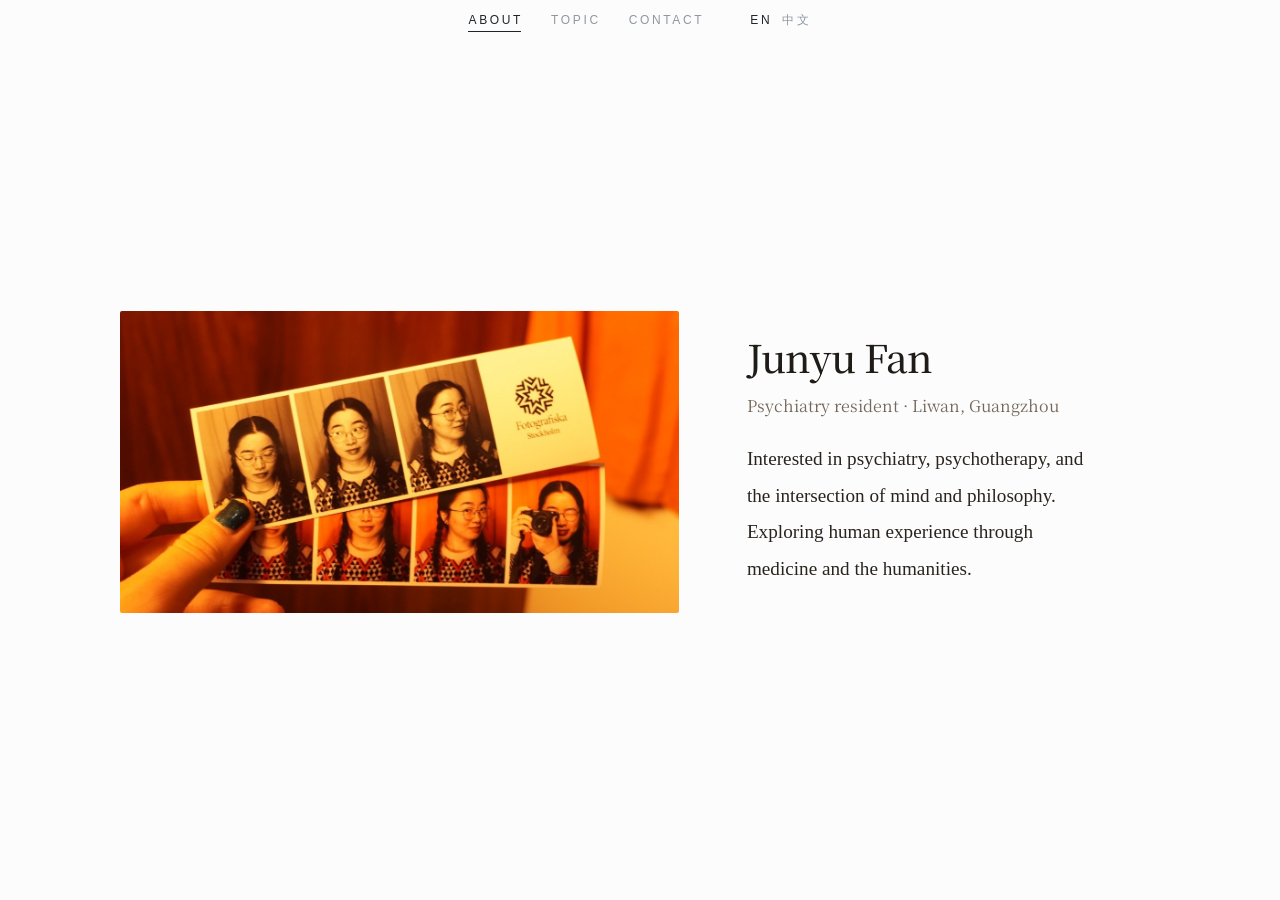
<file: index.html>
<!DOCTYPE html>
<html lang="en">
<head>
  <meta charset="UTF-8" />
  <meta name="viewport" content="width=device-width, initial-scale=1.0" />
  <title>Junyu Fan</title>
  <link rel="icon" href="/assets/icon/icon.svg" type="image/svg+xml">
  
<link rel="icon" href="/assets/icon/icon-192x192.png" sizes="192x192" type="image/png">

<link rel="icon" href="/favicon.ico" sizes="48x48">
  <link rel="stylesheet" href="/assets/css/style.css?v=7" />
  <link href="https://fonts.googleapis.com/css2?family=Noto+Serif+SC:wght@300;400;500&display=swap" rel="stylesheet">
</head>
<body class="about-page">
  <div class="site-shell">
    <header class="site-header">
      <div class="header-inner">
        <nav class="top-nav" aria-label="Primary">
          <a href="/" class="active">About</a>
          <a href="/topic.html">Topic</a>
          <a href="/contact.html">Contact</a>

          <div class="lang-wrap" aria-label="Language switcher">
            <span class="lang-current">EN</span>
            <button class="lang-switch" type="button" data-lang-toggle>中文</button>
          </div>
        </nav>
      </div>
    </header>

    <main class="site-main">
      <section class="page-wrap about-layout">
        <div class="image-wrap">
          <img src="/assets/images/your-photo.jpg" alt="Junyu Fan" />
        </div>

<div class="text-wrap">
  <h1 class="page-title">Junyu Fan</h1>
  <p class="page-subtitle">Psychiatry resident · Liwan, Guangzhou</p>
  <p class="page-body">
    Interested in psychiatry, psychotherapy, and the intersection of mind and
    philosophy. Exploring human experience through medicine and the humanities.
  </p>
</div>

  <script src="/assets/js/main.js"></script>
</body>
</html>
</file>
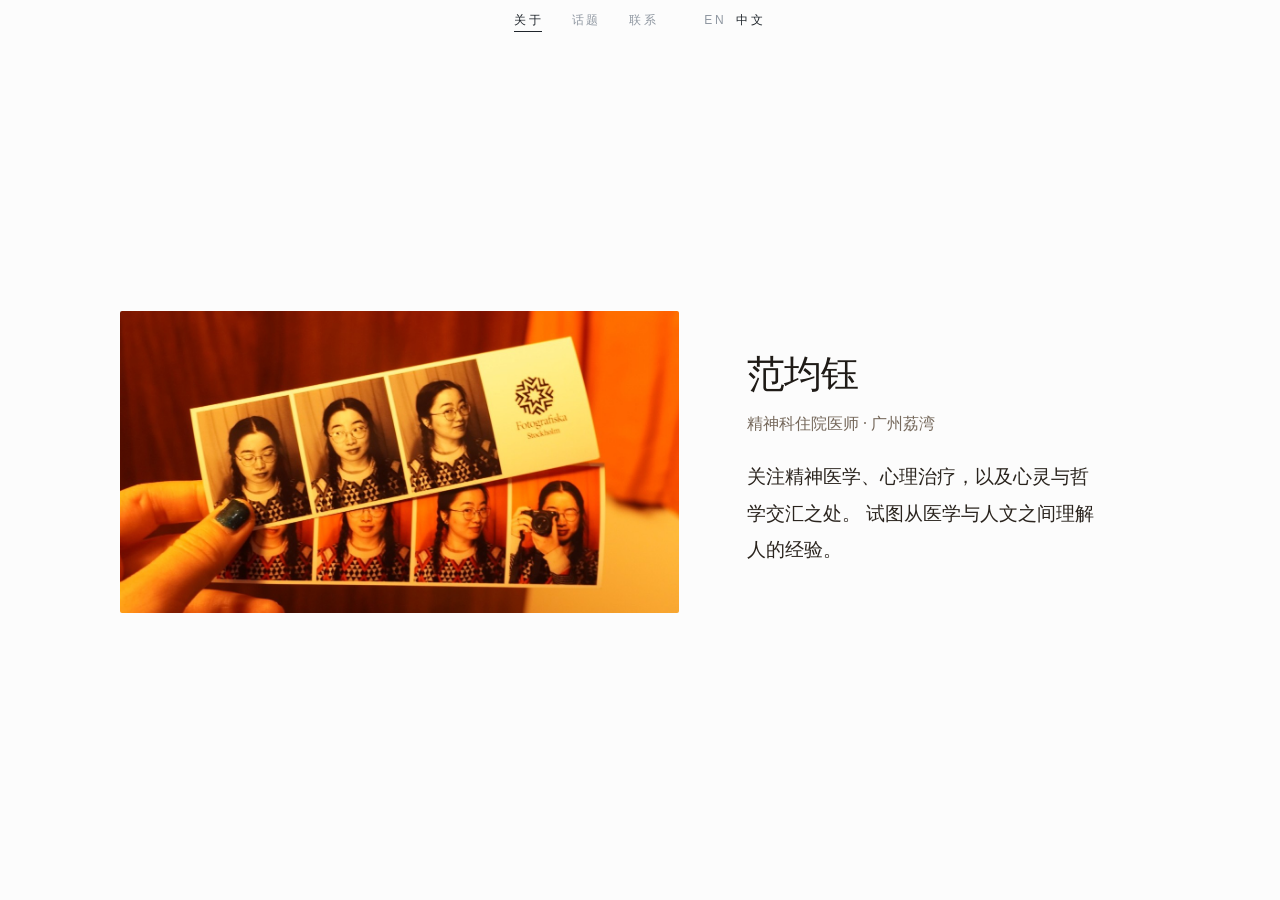
<file: cn/index.html>
<!DOCTYPE html>
<html lang="zh-CN">
<head>
  <meta charset="UTF-8" />
  <meta name="viewport" content="width=device-width, initial-scale=1.0" />
  <title>范均钰</title>
  <link rel="icon" href="/assets/icon/icon.svg" type="image/svg+xml">
  
<link rel="icon" href="/assets/icon/icon-192x192.png" sizes="192x192" type="image/png">

<link rel="icon" href="/favicon.ico" sizes="48x48">
  <link rel="stylesheet" href="/assets/css/style.css?v=7" />
</head>
<body class="about-page">
  <div class="site-shell">
    <header class="site-header">
      <div class="header-inner">
        <nav class="top-nav" aria-label="Primary">
          <a href="/cn/" class="active">关于</a>
          <a href="/cn/topic.html">话题</a>
          <a href="/cn/contact.html">联系</a>

          <div class="lang-wrap" aria-label="Language switcher">
            <button class="lang-switch" type="button" data-lang-toggle>EN</button>
            <span class="lang-current">中文</span>
          </div>
        </nav>
      </div>
    </header>

    <main class="site-main">
      <section class="page-wrap about-layout">
        <div class="image-wrap">
          <img src="/assets/images/your-photo.jpg" alt="范均钰" />
        </div>

<div class="text-wrap">
  <h1 class="page-title">范均钰</h1>
  <p class="page-subtitle">精神科住院医师 · 广州荔湾</p>
  <p class="page-body">
    关注精神医学、心理治疗，以及心灵与哲学交汇之处。
    试图从医学与人文之间理解人的经验。
  </p>
</div>
      </section>
    </main>
  </div>

  <script src="/assets/js/main.js"></script>
</body>
</html>
</file>
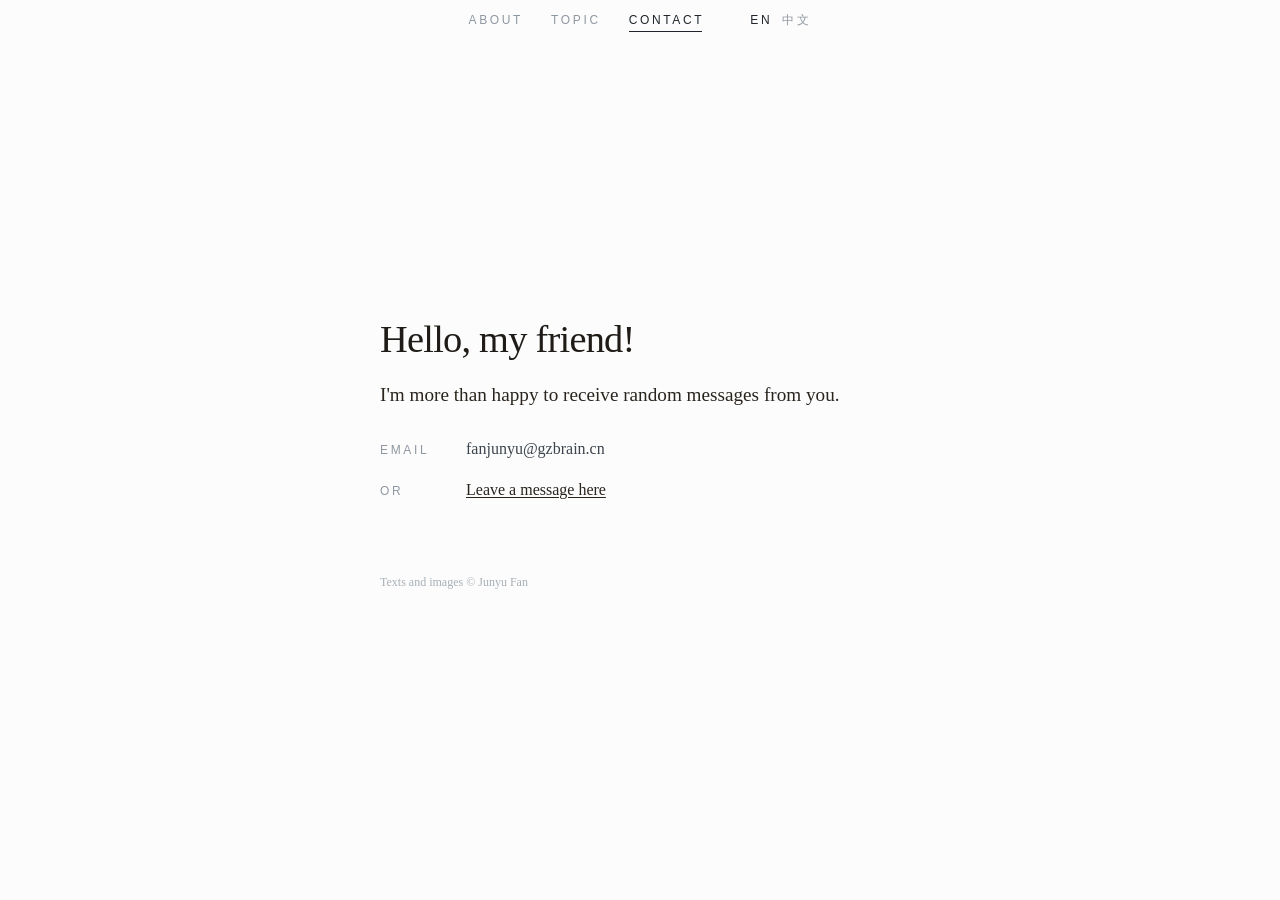
<file: contact.html>
<!DOCTYPE html>
<html lang="en">
<head>
  <meta charset="UTF-8" />
  <meta name="viewport" content="width=device-width, initial-scale=1.0" />
  <title>Contact — Junyu Fan</title>
  <link rel="icon" href="/assets/icon/icon.svg" type="image/svg+xml">
  
<link rel="icon" href="/assets/icon/icon-192x192.png" sizes="192x192" type="image/png">

<link rel="icon" href="/favicon.ico" sizes="48x48">
  <link rel="stylesheet" href="/assets/css/style.css?v=7" />
</head>
<body>
  <div class="site-shell">
    <header class="site-header">
      <div class="header-inner">
        <nav class="top-nav" aria-label="Primary">
          <a href="/">About</a>
          <a href="/topic.html">Topic</a>
          <a href="/contact.html" class="active">Contact</a>

          <div class="lang-wrap" aria-label="Language switcher">
            <span class="lang-current">EN</span>
            <button class="lang-switch" type="button" data-lang-toggle>中文</button>
          </div>
        </nav>
      </div>
    </header>

    <main class="site-main">
     <section class="page-wrap simple-page">
  <h1 class="page-title">Hello, my friend!</h1>
  <p class="page-body">
    I'm more than happy to receive random messages from you.
  </p>

  <ul class="contact-list">
  <li>
    <span class="contact-label">Email</span>
    <a href="mailto:fjyceleste@outlook.com">fanjunyu@gzbrain.cn</a>
  </li>

  <li class="message-trigger-row">
    <span class="contact-label">Or</span>
    <button type="button" class="message-trigger" id="message-trigger">
      Leave a message here
    </button>
  </li>
</ul>



<div class="contact-form-block" id="contact-form-block" hidden>
  <form action="https://formspree.io/f/xqewpyla" method="POST" class="contact-form">

      <!-- honeypot -->
  <input type="text" name="_gotcha" style="display:none">
    <label>
      <span>Name</span>
      <input type="text" name="name" placeholder="How should I address you?" />
    </label>

    <label>
      <span>Email</span>
      <input type="email" name="email" placeholder="you@example.com" required />
    </label>

    <label>
      <span>Message</span>
      <textarea name="message" rows="5" placeholder="Write here..."></textarea>
    </label>

    <button type="submit" class="form-submit">Send</button>
  </form>
</div>

<p class="site-note">
  Texts and images © Junyu Fan
</p>


  <script src="/assets/js/main.js"></script>
  <script>
  const messageTrigger = document.getElementById("message-trigger");
  const contactFormBlock = document.getElementById("contact-form-block");

  messageTrigger.addEventListener("click", () => {
    const isHidden = contactFormBlock.hasAttribute("hidden");

    if (isHidden) {
      contactFormBlock.removeAttribute("hidden");
      messageTrigger.textContent = "Hide message form";
    } else {
      contactFormBlock.setAttribute("hidden", "");
      messageTrigger.textContent = "Leave a message here";
    }
  });
</script>
</body>
</html>
</file>
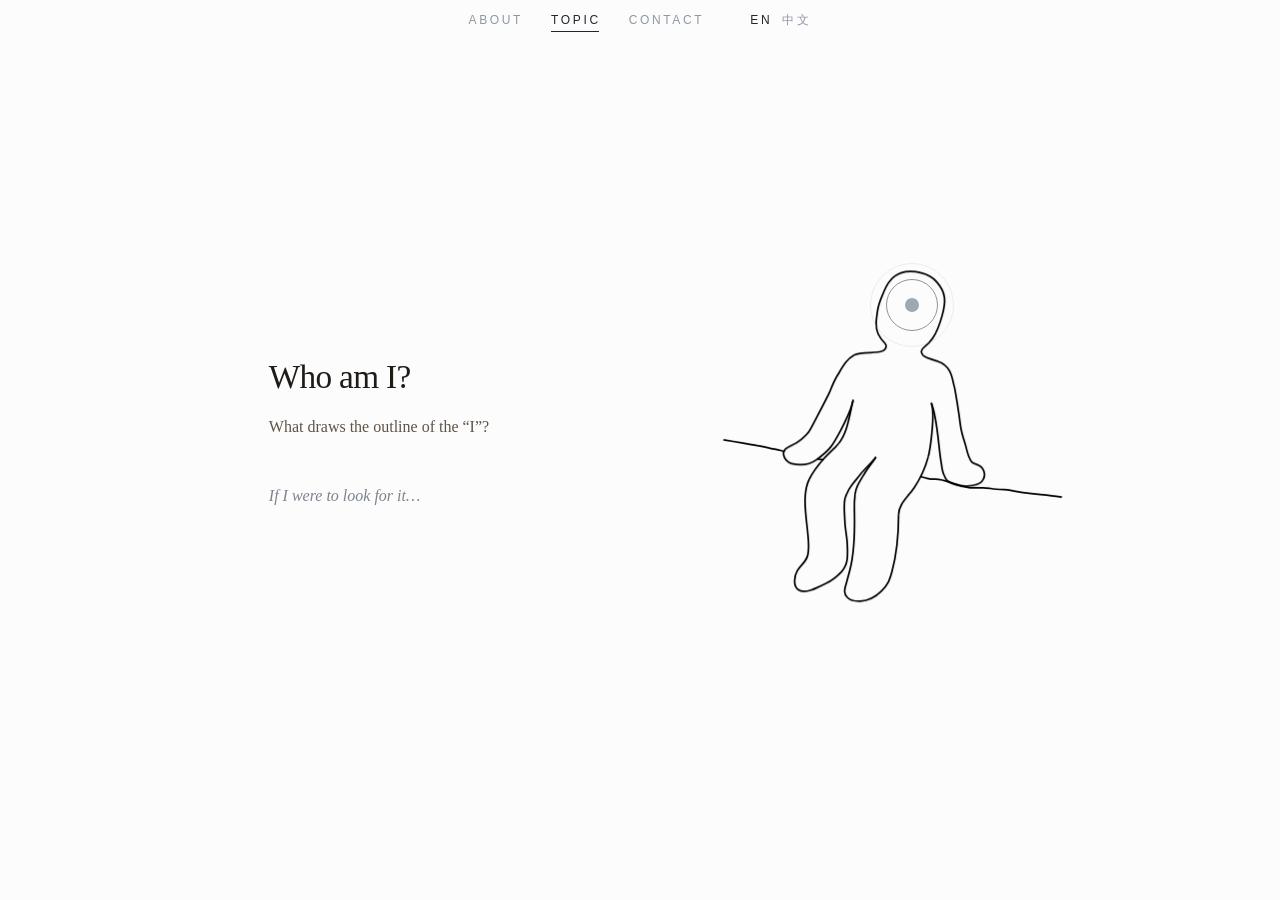
<file: topic.html>
<!DOCTYPE html>
<html lang="en">
<head>
  <meta charset="UTF-8" />
  <meta name="viewport" content="width=device-width, initial-scale=1.0" />
  <title>Topic — Junyu Fan</title>
<link rel="icon" href="/assets/icon/icon.svg" type="image/svg+xml">

<link rel="icon" href="/assets/icon/icon-192x192.png" sizes="192x192" type="image/png">

<link rel="icon" href="/favicon.ico" sizes="48x48">

<link rel="apple-touch-icon" href="/assets/icon/apple-touch-icon.png">
  <!-- 全站通用样式 -->
  <link rel="stylesheet" href="/assets/css/style.css" />

  <!-- Topic 页专用样式 -->
  <link rel="stylesheet" href="/assets/topic/topic.css?v=3" />
</head>
<body>
  <div class="site-shell topic-page-shell">
    <header class="site-header">
      <div class="header-inner">
        <nav class="top-nav" aria-label="Primary">
          <a href="/">About</a>
          <a href="/topic.html" class="active">Topic</a>
          <a href="/contact.html">Contact</a>

          <div class="lang-wrap" aria-label="Language switcher">
            <span class="lang-current">EN</span>
            <button class="lang-switch" type="button" data-lang-toggle>中文</button>
          </div>
        </nav>
      </div>
    </header>

    <main class="topic-main">
      <div class="layout-container">
        <div id="hint-beacon" class="hint-beacon">
        <div class="beacon-inner"></div>
        <div class="beacon-outer"></div>
    </div>
      <div id="topic-interaction-hint" class="topic-interaction-hint">
    follow the dot
  </div>
        <div class="text-panel">
          <h2 id="story-title">Loading...</h2>
          <p id="story-content"></p>
        </div>

        <div class="svg-panel">

          <!--
            把你独立开发的 index.html 里：
            <svg id="main-svg" ...> ... </svg>
            整段原封不动粘贴到这里
          -->
          <svg id="main-svg" viewBox="0 0 1920 1080" xmlns="http://www.w3.org/2000/svg">
            <defs>
                <style>
                    .st0 { fill: #bdccd4; opacity: .5; stroke: #b3b3b3; }
                    .st0, .st1, .st2, .st3 { stroke-miterlimit: 10; }
                    .st0, .st2, .st3 { stroke-width: 4px; }
                    .st4, .st5 { opacity: 0; }
                    .st1 { stroke: #3fa9f5; stroke-width: 3px; fill: none; }
                    .st2 { fill: #ed1c24; stroke: #c1272d; }
                    .st3 { stroke: #000; fill: none; }
                </style>

                <filter id="electric-surge" x="-50%" y="-50%" width="200%" height="200%">
                    <feTurbulence type="fractalNoise" baseFrequency="0.6" numOctaves="3" result="noise">
                        <animate attributeName="seed" values="1;50;100;150;200" dur="0.15s" repeatCount="indefinite" />
                    </feTurbulence>
                    <feDisplacementMap in="SourceGraphic" in2="noise" scale="16" xChannelSelector="R" yChannelSelector="G" />
                </filter>

                <mask id="shiver-mask" maskUnits="userSpaceOnUse" x="-500" y="-500" width="3000" height="3000">
                    <path d="M936.25,347.19c7.43-3.47,12.11-11.36,5.81-18.04-4.15-4.39-12.71-15.23-15.59-21.4-7.27-15.55-4.69-33.44-1.53-54.11,2.65-17.34,6.33-23.88,14.68-44.03,8.87-21.4,26.9-57.55,86.69-43.09,15.33,3.71,24.4,8.37,34.85,20.18,22.47,25.4,22.14,45.27,13.15,77.96-21.57,78.41-47.66,67.55-48.17,82.99-.12,3.51,1.42,6.59,4.1,9.41,4.57,4.82,25.53,11.11,34.88,14.21,32.56,10.78,32.79,44.22,37.01,57.26,1.62,5.01,6.88,38.23,7.73,43.43,10.61,64.89,3.41,46.82,17.34,88.65,1.62,4.86,4.57,19.55,8.54,29.64,5.25,13.32,6.12,14.73,19.69,19.28,14.03,4.71,23.82,23.77,9.98,39.74-3.97,4.59-20.03,8.69-33.94,10.09-8.63.87-41.6-4.45-48.61-16.82-10.91-19.23-6.99-16.31-10.87-38.08-6.78-38.04-8.1-101.89-22.93-137.58,5.69,14.17,1.38,56.87-.46,74.29-1.88,17.87-1.87,32.61-6.42,49.99-7.51,28.69-16.18,47.22-32.61,71.91-13.3,20-36.04,37.68-36.03,61.7.01,41.17-4.57,92.64-15.45,132.34-5.59,20.39-9.4,30.12-24.43,44.99-12.16,12.04-31.21,22.16-48.31,22.93-9.49.43-23.24-1.53-29.96-8.25-11.24-11.25-5.7-21.56-1.56-36.91,2.23-8.24,4.45-16.48,6.68-24.73,11.48-42.52,11.88-87.86,11.08-131.89-.34-18.73-1.06-26.4,1.36-44.96,2.25-17.26,8.46-26.09,22.93-49.99,5.51-9.11,19.9-27.36,25.34-36.34-11.55,14.95-26.09,27.52-34.04,37.73-12.2,15.68-10.42,12.45-22.62,28.13-6.35,8.16-10.42,17.84-14.06,27.52-4.71,12.5-1.59,40.81-1.2,54.17.54,18.72,5.25,37.48,5.79,56.2.71,24.81,2.78,44.43-14.37,62.37-7.99,8.36-25.29,21.48-35.77,26.4-7.09,3.33-14.17,6.65-21.26,9.98-3.95,1.85-8,3.49-12.13,4.89-10.02,3.41-21.99,5.15-30.44-1.2-11.58-8.7-8.98-30.97-1.6-43.43,7.38-12.46,18.26-18.82,23.01-32.5,3.1-8.93,3.11-18.6,2.94-28.06-.85-45.83-18.67-109.58,1.57-150.71,3.69-7.5,14.06-25.38,33.44-47.41,6.31-7.17,21.85-21.97,28.62-28.72,26.15-26.06,32.81-70.99,39.44-107.31-3.81,21.17-19.64,53.04-29.81,72-18.22,33.97-23.36,43.41-54.57,66.04-14.8,10.73-33.55,14.67-57.25,9.35-8.95-2.01-17.74-10.95-19.09-20.02-2.95-19.74,22.13-19.53,38.57-34.28,17.89-16.05,17.03-12.55,32.1-41.73,5.11-9.9,31.07-58.49,35.77-69.71,4.7-11.21,11.07-27.24,16.97-36.69,11.8-18.9,20.11-37.8,39.59-48.61,16.09-8.93,52.54-3.14,65.43-9.17Z" 
                          fill="none" stroke="white" stroke-width="80" 
                          stroke-dasharray="400 6000" stroke-dashoffset="6400">
                        <animate attributeName="stroke-dashoffset" values="6400; 0" dur="2s" repeatCount="indefinite" />
                    </path>
                </mask>

                <path id="full-body-path" d="M936.25,347.19c7.43-3.47,12.11-11.36,5.81-18.04-4.15-4.39-12.71-15.23-15.59-21.4-7.27-15.55-4.69-33.44-1.53-54.11,2.65-17.34,6.33-23.88,14.68-44.03,8.87-21.4,26.9-57.55,86.69-43.09,15.33,3.71,24.4,8.37,34.85,20.18,22.47,25.4,22.14,45.27,13.15,77.96-21.57,78.41-47.66,67.55-48.17,82.99-.12,3.51,1.42,6.59,4.1,9.41,4.57,4.82,25.53,11.11,34.88,14.21,32.56,10.78,32.79,44.22,37.01,57.26,1.62,5.01,6.88,38.23,7.73,43.43,10.61,64.89,3.41,46.82,17.34,88.65,1.62,4.86,4.57,19.55,8.54,29.64,5.25,13.32,6.12,14.73,19.69,19.28,14.03,4.71,23.82,23.77,9.98,39.74-3.97,4.59-20.03,8.69-33.94,10.09-8.63.87-41.6-4.45-48.61-16.82-10.91-19.23-6.99-16.31-10.87-38.08-6.78-38.04-8.1-101.89-22.93-137.58,5.69,14.17,1.38,56.87-.46,74.29-1.88,17.87-1.87,32.61-6.42,49.99-7.51,28.69-16.18,47.22-32.61,71.91-13.3,20-36.04,37.68-36.03,61.7.01,41.17-4.57,92.64-15.45,132.34-5.59,20.39-9.4,30.12-24.43,44.99-12.16,12.04-31.21,22.16-48.31,22.93-9.49.43-23.24-1.53-29.96-8.25-11.24-11.25-5.7-21.56-1.56-36.91,2.23-8.24,4.45-16.48,6.68-24.73,11.48-42.52,11.88-87.86,11.08-131.89-.34-18.73-1.06-26.4,1.36-44.96,2.25-17.26,8.46-26.09,22.93-49.99,5.51-9.11,19.9-27.36,25.34-36.34-11.55,14.95-26.09,27.52-34.04,37.73-12.2,15.68-10.42,12.45-22.62,28.13-6.35,8.16-10.42,17.84-14.06,27.52-4.71,12.5-1.59,40.81-1.2,54.17.54,18.72,5.25,37.48,5.79,56.2.71,24.81,2.78,44.43-14.37,62.37-7.99,8.36-25.29,21.48-35.77,26.4-7.09,3.33-14.17,6.65-21.26,9.98-3.95,1.85-8,3.49-12.13,4.89-10.02,3.41-21.99,5.15-30.44-1.2-11.58-8.7-8.98-30.97-1.6-43.43,7.38-12.46,18.26-18.82,23.01-32.5,3.1-8.93,3.11-18.6,2.94-28.06-.85-45.83-18.67-109.58,1.57-150.71,3.69-7.5,14.06-25.38,33.44-47.41,6.31-7.17,21.85-21.97,28.62-28.72,26.15-26.06,32.81-70.99,39.44-107.31-3.81,21.17-19.64,53.04-29.81,72-18.22,33.97-23.36,43.41-54.57,66.04-14.8,10.73-33.55,14.67-57.25,9.35-8.95-2.01-17.74-10.95-19.09-20.02-2.95-19.74,22.13-19.53,38.57-34.28,17.89-16.05,17.03-12.55,32.1-41.73,5.11-9.9,31.07-58.49,35.77-69.71,4.7-11.21,11.07-27.24,16.97-36.69,11.8-18.9,20.11-37.8,39.59-48.61,16.09-8.93,52.54-3.14,65.43-9.17Z" />
            </defs>

            <g id="flow-container" style="opacity: 0; transition: opacity 1.5s;">
                <path class="st0" d="M571.83,539.75c12.38-.6,24.87,1.16,36.6,5.15"/>
                <path class="st0" d="M617.29,548.29c27.15,3.68,54.14,8.56,80.87,14.6"/>
                <path class="st0" d="M580.7,518.72c26.11,1.83,51.45,9.32,76.5,16.88,7.18,2.17,14.36,4.35,21.7,5.9,9.32,1.97,18.86,2.92,28.39,2.83"/>
                <path class="st0" d="M646.63,507.48c36.33-1.81,70.13,22.9,106.45,20.83"/>
                <path class="st0" d="M602.13,476.34c26.88,4.99,53.76,9.97,80.64,14.96"/>
                <path class="st0" d="M686,483.59c14.72,1.4,29.43,2.81,44.15,4.21"/>
                <path class="st0" d="M698.51,499.37c20.74,4.26,41.62,7.87,62.59,10.82"/>
                <path class="st0" d="M594.58,498.25l33.64,5.86"/>
                <path class="st0" d="M626.51,453.82c25.76,4.34,51.53,8.69,77.29,13.03,3.11.52,6.22,1.05,9.33,1.57,12.02,2.03,24.04,4.05,36.06,6.08"/>
                <path class="st0" d="M745.95,489.75c10.1,1.55,20.2,3.1,30.29,4.65"/>
                <path class="st0" d="M614.96,432.15c20.17,9.57,43.31,9.7,65.37,13.16,31.14,4.89,60.96,16.67,92.25,20.55"/>
                <path class="st0" d="M678.13,428.02c9.13,8.95,23.57,8.24,36.32,9.28,10.96.9,21.69,3.52,32.38,6.13,11.54,2.82,23.09,5.64,34.63,8.46"/>
                <path class="st0" d="M617.22,402.91c5.78,4.45,13.41,5.48,20.66,6.36,26.59,3.22,53.18,6.43,79.76,9.65"/>
                <path class="st0" d="M740.35,423.62c16.95,3.94,34.24,6.4,51.62,7.34"/>
                <path class="st0" d="M635.18,424.44l27.43,3.43"/>
                <path class="st0" d="M676.35,392.94c27.07,3.25,53.97,7.91,80.55,13.98"/>
                <path class="st0" d="M655.05,336.76c28.82-.74,57.23,6.13,85.23,12.95,23.69,5.77,47.38,11.54,71.06,17.32"/>
                <path class="st0" d="M727.96,369.73c15.92.66,31.81,2.03,47.6,4.12"/>
                <path class="st0" d="M740.31,382.58c13.39,2.21,26.78,4.42,40.17,6.63"/>
                <path class="st0" d="M677.1,349.04c19.04,2,37.95,5.32,56.54,9.93"/>
                <path class="st0" d="M690,366.46c7.35,1.56,14.69,3.12,22.04,4.68"/>
                <path class="st0" d="M694.93,381.06c17.04,3.49,34.27,6.09,51.59,7.77"/>
                <path class="st0" d="M783.72,381.34c15.17,1.41,30.27,3.61,45.22,6.57"/>
                <path class="st0" d="M755.22,393.08c3.03,4.61,9.12,5.85,14.57,6.69,16.12,2.49,32.24,4.98,48.35,7.47"/>
                <path class="st0" d="M785.07,391.96c14.96.89,29.82,3.33,44.29,7.25"/>
                <path class="st0" d="M769.35,410.88c13.83,4.8,28.63,6.78,43.24,5.78"/>
                <path class="st0" d="M622.76,386.31c13.98,4.6,28.58,7.32,43.29,8.07"/>
                <path class="st0" d="M657.11,382.55c12.47.25,24.93,1.23,37.29,2.95"/>
                <path class="st0" d="M646.09,368.67c14.2,2.61,28.4,5.22,42.6,7.82"/>
                <path class="st0" d="M632.35,354.85c17.01,2.23,34.01,4.45,51.02,6.68"/>
                <path class="st0" d="M726.02,331.47l92.2,16.41"/>
                <path class="st0" d="M779.55,327.38c29.33,4.7,58.67,9.39,88,14.09"/>
                <path class="st0" d="M797.41,356.75c18.41,1.37,36.7,4.34,54.6,8.87"/>
                <path class="st0" d="M685.1,315.44c28.32,5.28,56.91,9.13,85.62,11.53"/>
                <path class="st0" d="M666.69,321.55c13.38,1.96,26.76,3.93,40.14,5.89"/>
                <path class="st0" d="M684.52,302.63c10.31,6.83,23.05,8.58,35.32,10.15,27.22,3.49,54.44,6.98,81.65,10.46"/>
                <path class="st0" d="M810.53,322.41c39.12,8.43,78.58,15.23,118.26,20.38"/>
                <path class="st0" d="M878.12,324.69c10.71,3.79,22.2,5.39,33.53,4.66"/>
                <path class="st0" d="M842.95,354.44c6.64,1.98,13.63,2.8,20.55,2.42"/>
                <path class="st0" d="M767.77,294.31c33.62,10.78,70.54,6.52,104.38,16.56"/>
                <path class="st0" d="M793.92,312.98c19.07,2.21,38.14,4.42,57.2,6.62"/>
                <path class="st0" d="M886,313.28c14.99,6.27,31.46,8.96,47.67,7.8"/>
                <path class="st0" d="M814.72,285.08c15.66-1.53,31.64.3,46.54,5.34,6.12,2.07,12.38,4.71,18.8,3.94"/>
                <path class="st0" d="M882.18,302.5c13.09,2.16,26.19,4.31,39.28,6.47"/>
                <path class="st0" d="M831.33,263.91c29.74,6.51,59.48,13.01,89.22,19.52"/>
                <path class="st0" d="M884.46,288.41c10.79,3.51,22.02,5.65,33.35,6.34"/>
                <path class="st0" d="M711.54,297.29c17.95,3.33,35.9,6.67,53.84,10,8.32,1.54,16.8,3.1,25.18,1.98"/>
                <path class="st0" d="M708.84,267.56c29.25,8.01,61.49,5.57,88.53,19.29"/>
                <path class="st0" d="M759.5,266.26c20.5,2.79,40.99,5.57,61.49,8.36"/>
                <path class="st0" d="M725.04,237.56c29.82,5.15,59.52,11.02,89.05,17.61"/>
                <path class="st0" d="M783.73,236.95c45.65,8.38,91.3,16.76,136.95,25.15"/>
                <path class="st0" d="M852.58,258.13c21.26,5.75,42.52,11.5,63.77,17.25"/>
                <path class="st0" d="M743.73,214.15c37.28,6.77,74.27,15.07,110.87,24.88"/>
                <path class="st0" d="M724.82,226.82c15.16,6.24,31.48,9.63,47.87,9.95"/>
                <path class="st0" d="M709.21,253.11c13.22,3.02,26.61,5.27,40.09,6.75"/>
                <path class="st0" d="M758.75,207.33c23.27,3.57,46.52,7.32,69.57,12.14,31.38,6.56,63.11,15.17,94.99,11.86"/>
                <path class="st0" d="M858.69,241.41c19.52-1.46,39.27.08,58.33,4.53"/>
                <path class="st0" d="M782.84,180.09c-1.11,2.49,2.32,4.46,4.99,5.04,37.14,8.12,74.32,16.03,111.55,23.71"/>
                <path class="st0" d="M815.35,202.03l69.41,13.81c12.96,2.58,25.93,5.16,38.69,8.61"/>
                <path class="st0" d="M907.53,208.89c8.17,1.08,16.15,3.64,23.42,7.52"/>
                <path class="st0" d="M1035.55,621.81c8.53.56,16.99,2.15,25.13,4.74"/>
                <path class="st0" d="M1042.82,610.65l25.92,8.13"/>
                <path class="st0" d="M1043.05,633.48c10.79-1.23,21.9.56,31.75,5.12"/>
                <path class="st0" d="M1043.08,595.39c10.23,3.06,20.45,6.12,30.68,9.18"/>
                <path class="st0" d="M1046.54,576.59l12.36,2.18"/>
                <path class="st0" d="M1048.39,553.8c2.24,1.45,5.14,1.84,7.69,1.04"/>
                <path class="st0" d="M1048.54,537.05h9.63"/>
                <path class="st0" d="M1028.37,349.72c19.25,9.27,40.13,15.17,61.39,17.34"/>
                <path class="st0" d="M1041.59,337.21c33.92,4.72,65.45,20.91,99.38,25.6"/>
                <path class="st0" d="M1076.48,357.01c37.62,11.33,75.55,21.65,113.73,30.93"/>
                <path class="st0" d="M1118.59,379.22c25,7.54,50,15.08,75,22.62,5.73,1.73,11.5,3.47,16.78,6.28"/>
                <path class="st0" d="M1101.14,387.93c12.12,7.11,25.49,11.76,38.81,16.24,12.7,4.27,25.43,8.42,38.2,12.46,5.37,1.69,10.74,3.37,16.11,5.04,13.86,4.32,27.72,8.63,41.58,12.95"/>
                <path class="st0" d="M1107.12,414.69c-.99.03-1.35,1.5-.75,2.29s1.66,1.04,2.63,1.23c13.53,2.7,27.07,5.4,40.6,8.11,7.39,1.48,14.78,2.95,22.09,4.76,25.92,6.42,50.8,17.05,73.35,31.37"/>
                <path class="st0" d="M1109.45,453.95c16.16,6.07,32.31,12.14,48.47,18.21,13.13,4.93,26.28,9.87,39.72,13.87,11.45,3.41,23.1,6.13,34.74,8.84,25.84,6.03,51.67,12.07,77.51,18.1"/>
                <path class="st0" d="M1167.1,510.27c19.61,6.06,39.62,10.85,59.85,14.32,29.35,5.04,59.65,7.45,86.96,19.32"/>
                <path class="st0" d="M1119.82,544.21c36.32,9.34,73.03,17.15,110,23.42,17.38,2.95,35.4,5.77,50.18,15.39"/>
                <path class="st0" d="M1160.47,569.57c53.27,21.44,115.86,13.36,166.88,39.71"/>
                <path class="st0" d="M1134.84,581.13c29.47,6.73,58.93,13.45,88.4,20.18,8.8,2.01,17.95,4.18,24.96,9.88"/>
                <path class="st0" d="M1183.72,607.8c19.38,9.67,41.91,9.67,63.41,12.29,14.64,1.79,29.09,4.87,43.52,7.95,16.7,3.56,33.4,7.13,50.1,10.69"/>
                <path class="st0" d="M1263.16,611.47c24.19.72,48.3,4.1,71.75,10.07"/>
                <path class="st0" d="M1173.09,625.6c57.56,12.33,115.13,24.66,172.69,37"/>
                <path class="st0" d="M1179.76,651.47c37.86.77,75.31,7.47,112.59,14.15"/>
                <path class="st0" d="M1256.04,631.55c32.79,8.73,65.57,17.45,98.36,26.18"/>
                <path class="st0" d="M1287.49,579.06c15.36,2.84,30.46,7.05,45.07,12.56"/>
                <path class="st0" d="M1123.16,535.23c5.62-4.66,13.89-3.47,21.04-2.04,38.24,7.67,76.47,15.37,114.7,23.08,3.42.69,6.84,1.38,10.27,2.07,16.95,3.42,33.9,6.85,50.85,10.27"/>
                <path class="st0" d="M1120.07,512.19c26.95,2.18,53.1,9.87,79.04,17.5,5.92,1.74,11.84,3.49,17.76,5.23,23.65,6.97,47.3,13.93,70.96,20.9"/>
                <path class="st0" d="M1117.38,498.41c13.47,5.32,28.17,7.48,42.6,6.25"/>
                <path class="st0" d="M1113.23,479.18c24.53,7.1,49.25,13.49,74.14,19.19,6.48,1.48,12.98,2.92,19.56,3.83,17.8,2.46,33.74,12.39,51.28,16.33,19.3,4.33,39.87,1.27,58.78,7.04"/>
                <path class="st0" d="M1227.7,480.84c18.14,4.7,36.33,9.17,54.58,13.42,5.78,1.34,11.56,2.67,17.34,3.99,10.63,2.43,21.26,4.86,31.88,7.29"/>
                <path class="st0" d="M1104.86,445.53c17.01,2.23,34.01,4.46,51.02,6.69"/>
                <path class="st0" d="M1170,458.41c12.62,8.26,27.31,13.32,42.33,14.59"/>
                <path class="st0" d="M1108.39,432.49l-3.07-3.13c11.08,3.28,22.16,6.57,33.23,9.85,8.8,2.61,17.59,5.22,26.39,7.83,11.9,3.53,23.8,7.06,35.69,10.58,9.67,2.87,19.34,5.74,29.02,8.6,34.17,10.13,68.49,20.3,103.75,25.46"/>
                <path class="st0" d="M1259.35,458.19c23.6,6.48,47.19,13.04,70.75,19.66"/>
                <path class="st0" d="M1242.67,437.46c20.93,5.04,41.61,11.14,61.93,18.26,10.45,3.66,21.13,7.66,32.2,7.28"/>
                <path class="st0" d="M1223.24,411.13c36.76,1.76,73.38,6.3,109.45,13.57"/>
                <path class="st0" d="M1159.13,401.37c29.84,7.65,59.68,15.29,89.52,22.94,5.19,1.33,10.38,2.66,15.58,3.99,26.6,6.82,53.21,13.63,79.81,20.45"/>
                <path class="st0" d="M1199.79,381.17c43.43,4.25,86.6,11.17,129.19,20.7"/>
                <path class="st0" d="M1205.73,390.88c13.83,4.56,28.43,6.76,42.99,6.47"/>
                <path class="st0" d="M1153.72,362.57c13.9,3.75,28.32,5.53,42.72,5.26"/>
                <path class="st0" d="M1055.97,321.57c38.79,10.51,78.44,17.83,118.42,21.86"/>
                <path class="st0" d="M1147.01,346.63c36.26,7.17,72.34,15.25,108.18,24.26,4.74,1.19,9.47,2.39,14.2,3.6,13.62,3.47,27.24,6.94,40.87,10.41"/>
                <path class="st0" d="M1197.17,347.4c26.91,2.3,51.32,16.43,77.65,22.45,8.13,1.86,16.41,2.93,24.64,4.31,13.84,2.32,27.53,5.49,40.98,9.49"/>
                <path class="st0" d="M1048.58,332.45c24.23,4.56,48.47,9.12,72.7,13.68,4.45.84,8.91,1.68,13.36,2.51"/>
                <path class="st0" d="M1054.62,312.26c33.77,4.77,67.55,9.54,101.32,14.31,8.82,1.25,17.66,2.49,26.33,4.58"/>
                <path class="st0" d="M1026.56,343.37c13.79,1.2,27.37,4.72,40.01,10.37"/>
                <path class="st0" d="M1062.81,302.1c31.37,13.11,66.65,10.79,100.61,12.45,13.01.63,25.99,1.88,38.88,3.74,17.36,2.5,34.54,6.11,51.71,9.71,17.9,3.75,35.8,7.51,53.69,11.26"/>
                <path class="st0" d="M1207.35,331.12c49.58,10.54,99.16,21.09,148.73,31.63"/>
                <path class="st0" d="M1069.48,285.84c30.66,6.88,62.16,9.02,93.52,11.15"/>
                <path class="st0" d="M1176.82,297.48c10.22,4.11,21.19,6.34,32.2,6.54,8.47.16,17.01-.87,25.38.41,13.86,2.12,26.43,10.42,40.44,11.07"/>
                <path class="st0" d="M1072.51,271.17c17.22,1.84,34.43,3.68,51.65,5.52,19.04,2.03,38.07,4.07,57.06,6.56"/>
                <path class="st0" d="M1106.81,254.05c23.12,4.15,46.39,7.47,69.74,9.95"/>
                <path class="st0" d="M1165.34,249.98c50.51,5.89,101.02,11.79,151.53,17.68,1.82.21,4.24,1.2,3.81,2.99"/>
                <path class="st0" d="M1080.14,233.23l68.72,12.11"/>
                <path class="st0" d="M1075.42,216.04c16.57,3.57,33.48,5.24,50.28,7.44,38.84,5.08,77.25,12.99,115.62,20.88,6.2,1.27,12.39,2.55,18.59,3.82,24.41,5.02,48.83,10.05,73.24,15.07"/>
                <path class="st0" d="M1176.52,217.58c28.52,3.54,56.72,9.56,84.2,17.95,20.35,6.22,40.3,13.73,60.73,19.68,21.25,6.18,42.99,10.65,64.96,13.36"/>
                <path class="st0" d="M1132.96,208.78c12.06,4.2,24.64,6.92,37.36,8.09"/>
                <path class="st0" d="M1074.03,197.62c17.17,2.09,34.33,4.18,51.5,6.28"/>
                <path class="st0" d="M1058.06,175.64c-1.73-.6.94-2.69,2.73-2.33,51.88,10.45,103.47,22.32,154.7,35.59"/>
                <path class="st0" d="M1227.36,196.79l48.37,11.37c7.7,1.81,15.46,3.64,22.61,7.01"/>
                <path class="st0" d="M1228.76,208.31c27.35,6.63,54.77,13.28,81.18,23.01,6.64,2.45,13.2,5.08,19.84,7.52,15.38,5.65,31.15,10.22,47.17,13.68"/>
                <path class="st0" d="M830.49,135.96c22.08,4.14,44.17,8.27,66.25,12.41,22.9,4.29,46.58,8.9,65.66,22.26"/>
                <path class="st0" d="M894.44,127.79l107.85,24.82c21.71,5,43.42,9.99,65.13,14.99"/>
                <path class="st0" d="M803.66,158.37c16.6.6,33.18,1.88,49.69,3.73,27.59,3.09,55,7.74,82.06,13.92,1.62.37,3.23.74,4.84,1.12"/>
                <path class="st0" d="M831.91,176.15c31.76,4.74,63.49,9.72,95.18,14.94,6.39,1.05,12.95,2.18,18.53,5.46"/>
                <path class="st0" d="M968.56,130.85c41.32,7.1,82.76,13.44,124.31,19.01,11.8,1.58,23.67,3.12,35.04,6.64,15.72,4.88,30.33,13.52,46.6,15.99"/>
                <path class="st0" d="M1187.96,174.6c13.78,3.93,27.61,7.86,41.78,10.05,13.04,2.01,26.3,2.52,39.24,5.11,24.65,4.94,47.58,17.32,72.57,20.1"/>
                <path class="st0" d="M1079.15,161.53c19.37,3.25,38.57,7.52,57.48,12.8,5.24,1.46,10.46,3,15.68,4.54,16.37,4.83,32.75,9.65,49.12,14.48"/>
                <path class="st0" d="M979.05,711.84c23.42,2.98,45.88,10.96,69,15.76,21.41,4.44,43.28,6.13,65.03,8.35,50.51,5.14,100.72,13.15,150.33,23.97"/>
                <path class="st0" d="M1012.12,692.52c48.87,2.96,97.58,8.66,145.81,17.07"/>
                <path class="st0" d="M1048.61,667.64c13.79,11.54,32.92,13.58,50.79,15.56,39.61,4.37,79,10.76,117.96,19.14,14.07,3.03,28.12,6.32,42.44,7.8,20.9,2.17,42.57.53,62.38,7.54"/>
                <path class="st0" d="M1168.83,714.38c47.08,7.73,94.39,13.98,141.86,18.72"/>
                <path class="st0" d="M854.09,680.48c2.28,3.06,6.28,4.75,10.06,4.24"/>
                <path class="st0" d="M545.8,595.96c46.17,4.79,91.6,15.33,135.97,28.97,7.7,2.37,15.37,4.83,23.05,7.29,19.94,6.39,39.88,12.79,59.81,19.18"/>
                <path class="st0" d="M611.18,580.51c33.73,8.42,66.95,18.88,99.43,31.28"/>
                <path class="st0" d="M735.36,622.79c9.45,1.54,18.93,2.88,28.43,4.01"/>
                <path class="st0" d="M589.76,638.35c14.87-2.06,29.82,2.03,44.34,5.84,34.41,9.03,69.19,16.66,104.22,22.88"/>
                <path class="st0" d="M668.18,685.98c21.99,2.96,43.97,5.91,65.96,8.87"/>
                <path class="st0" d="M624.8,710.21c34.4-.52,68.85,2.37,102.69,8.61,8.56,1.58,17.35,3.37,25.88,1.64"/>
                <path class="st0" d="M643.35,697.57c15.55,1.44,31.2,1.79,46.79,1.05"/>
                <path class="st0" d="M619.81,679.95c12.84,4.34,26.47,6.3,40.01,5.75"/>
                <path class="st0" d="M704.41,704.59c17.78,3.1,35.79,4.87,53.84,5.29"/>
                <path class="st0" d="M637.56,664.12c6.77,3.44,14.55,4.13,22.11,4.77,20.28,1.7,40.55,3.4,60.83,5.1"/>
                <path class="st0" d="M652.88,632.71c36.45,6.01,72.59,13.92,108.22,23.67"/>
                <path class="st0" d="M851.84,705.79c5.98-1.2,12.29-.7,18,1.43"/>
                <path class="st0" d="M851.8,722.78c5.81,2.89,12.13,4.76,18.57,5.5"/>
                <path class="st0" d="M974.75,729.62c58.95,15.7,117.92,31.4,176.16,49.55,28.44,8.86,57.08,18.38,86.82,20.08"/>
                <path class="st0" d="M971.1,761.67c3.75,3.17,8.8,4.23,13.61,5.19,11.74,2.33,23.48,4.67,35.21,7,9.22,1.83,18.64,3.74,26.74,8.5,21.36,12.54,45.01,21.17,69.43,25.35,10.09,1.73,20.33,2.7,30.31,5,13.22,3.05,25.95,8.42,39.45,9.81,10.88,1.12,23.52.25,30.79,8.43"/>
                <path class="st0" d="M971.49,753.36c36.58,2.02,72.72,11.59,105.5,27.93,5.61,2.8,11.17,5.81,17.15,7.69,10.58,3.34,21.92,2.99,32.95,4.23,7.8.88,15.49,2.57,23.16,4.26,16.17,3.56,32.34,7.12,48.5,10.68"/>
                <path class="st0" d="M1093.77,743.32c62.97,4.93,122.49,31.92,185.33,38.33"/>
                <path class="st0" d="M999.58,698.64c51.79,10.26,104.02,18.12,156.26,25.77,7.29,1.07,14.58,2.13,21.85,3.36,14.1,2.37,28.09,5.35,41.93,8.92"/>
                <path class="st0" d="M1000.28,678.13c17.29-2.56,35.15-1.27,51.89,3.78"/>
                <path class="st0" d="M1043.06,658.02c50.27,12.62,100.99,23.47,152.02,32.54,8.32,1.48,16.64,2.91,24.97,4.34,7.8,1.34,15.6,2.68,23.42,3.86,14.73,2.22,29.58,3.88,44.48,4.08"/>
                <path class="st0" d="M620.7,737.49c28.06-2.27,56,4.28,83.39,10.78,13.65,3.24,27.3,6.48,40.96,9.72"/>
                <path class="st0" d="M644.15,728.8c16.83,6.28,35.71.79,53.51,3.26,12.33,1.71,24.15,7.25,36.59,6.82,8.13-.29,16.85-3.03,24.02.81,1.25.67,1.92,3.11.52,2.94"/>
                <path class="st0" d="M633.41,764.6l132.24,18.8"/>
                <path class="st0" d="M661.95,792.83c22.76,1.52,45.42,4.45,67.81,8.78,11.44,2.21,23.16,4.79,34.63,2.77"/>
                <path class="st0" d="M974.5,776.86c4.74,4.13,10.64,6.63,16.46,9,38.71,15.78,78.48,28.97,118.95,39.46"/>
                <path class="st0" d="M970.14,810.79c10.48,6.45,22.82,9.03,34.88,11.48,22.37,4.54,44.76,9.02,67.16,13.42,17.74,3.49,35.53,6.94,53.55,8.41,18.6,1.52,37.55.94,55.58,5.74,14.21,3.78,27.93,10.9,42.63,10.51"/>
                <path class="st0" d="M1129.68,828.75c18.07,10.27,41.91.08,61.13,7.98"/>
                <path class="st0" d="M966.47,832.29c-1.12-.92-2.81.81-2.4,2.2s1.87,2.15,3.2,2.73c15.24,6.71,31.56,10.98,48.13,12.61,8.86.87,17.79.99,26.61,2.15,11.31,1.49,22.32,4.69,33.51,6.94,41.92,8.45,85.94,3.67,127.24,14.74"/>
                <path class="st0" d="M1002.66,860.59l127.13,23.43"/>
                <path class="st0" d="M1162.04,887.19l-4.3-.22c23.64.97,47.19,4.23,70.2,9.74"/>
                <path class="st0" d="M952.03,875.18c48.19,11.07,98.18,12.64,146.32,23.89"/>
                <path class="st0" d="M1110.42,895.69c34.52,4.27,68.59,12.17,101.46,23.55"/>
                <path class="st0" d="M941.7,893.64c76.87,32.9,161.83,40.76,245.27,46.13"/>
                <path class="st0" d="M1006.1,899.38c27.41,6.4,54.81,12.79,82.22,19.19,13.45,3.14,26.92,6.28,40.6,8.19,31.52,4.38,63.74,2.13,95.14,7.28"/>
                <path class="st0" d="M1112.72,904.72c11.89,6.09,24.99,9.79,38.31,10.83,5.04.39,10.29.45,14.83,2.69"/>
                <path class="st0" d="M959.87,857.08c-.31-1.51,1.43-2.78,2.97-2.69s2.87,1.04,4.2,1.83c5.37,3.19,12.07,4.06,18.07,2.35"/>
                <path class="st0" d="M919.9,918.87c15.27-.13,29.96,5.28,44.62,9.59,81.69,24.03,167.68,29.08,251.81,39.07"/>
                <path class="st0" d="M1102.19,944.4c41.92,4.36,83.9,8.12,125.92,11.3"/>
                <path class="st0" d="M926.96,909.31c24.42,3.28,48.72,7.47,72.84,12.55,7.33,1.54,14.65,3.17,21.77,5.51,17.19,5.66,33.67,15.55,51.76,15.07"/>
                <path class="st0" d="M845.58,931.26c21.77,7.08,45.27,5.15,68.16,5.71,17.32.42,34.56,2.31,51.78,4.2,12.09,1.32,24.18,2.65,36.26,3.97,9.08.99,18.15,1.99,27.21,3.1,29.94,3.69,59.71,8.72,89.2,15.06"/>
                <path class="st0" d="M934.4,959.23c42.57-3.65,85.15,4.31,127.57,9.46,34.64,4.2,69.47,6.55,104.28,8.89"/>
                <path class="st0" d="M1132.47,965.62c26.21,6.77,53.22,10.42,80.28,10.83,7.14.11,14.38,0,21.26,1.92"/>
                <path class="st0" d="M1179.94,983.7c19.5-1.4,39.16-.64,58.5,2.25"/>
                <path class="st0" d="M588.14,814.54c52.48,10.93,106.19,15.94,159.79,14.9"/>
                <path class="st0" d="M678.47,815.87c28.26-1.7,56.74.21,84.53,5.64"/>
                <path class="st0" d="M808.54,883.47c12.88-2.31,26.43-.78,38.48,4.35"/>
                <path class="st0" d="M599.15,850.59c27.1,9.5,55.59,15.02,84.27,16.32,16.93.77,34.51.2,50.03,7.02"/>
                <path class="st0" d="M602.87,877.42c16.47,1.76,32.95,3.52,49.42,5.28,13.76,1.47,27.57,2.95,41.04,6.12,4.01.94,7.97,2.03,11.94,3.12,8.77,2.41,17.54,4.82,26.44,6.67,18.77,3.92,37.96,5.37,57.08,6.8,20.35,1.53,40.7,3.06,61.06,4.59"/>
                <path class="st0" d="M677.33,905.65c9.24,5.88,20.53,7.31,31.41,8.61,21.91,2.61,43.83,5.21,65.74,7.82,9.45,1.12,18.9,2.25,28.37,3.18,14.21,1.4,28.46,2.38,42.73,2.93"/>
                <path class="st0" d="M734.98,933.14c37.19,3.06,74.28,7.26,111.21,12.59,2.35.34,4.71.68,7.06,1.03,5.59.82,11.19,1.64,16.78,2.46,13.69,2.01,27.38,4.01,41.06,6.02"/>
                <path class="st0" d="M658.36,924.23c13.45,3.27,26.91,6.53,40.36,9.8"/>
                <path class="st0" d="M620.72,834.24c41.33,3.13,82.32,10.65,122.07,22.4"/>
                <path class="st0" d="M1185.48,267.58c43.39,12.31,86.78,24.63,130.16,36.94"/>
                <path class="st0" d="M1203.85,285.96c52.78,1.19,100.47,40.72,153.05,35.87"/>
                <path class="st0" d="M1250.74,272.37c36.43,10.12,73.26,18.78,110.38,25.95"/>
                <path class="st0" d="M575.31,580.26c25.98,8.74,51.96,17.47,77.94,26.21"/>
                <path class="st0" d="M664.71,578.77c14.4.65,28.67,4.13,41.75,10.19"/>
                <path class="st0" d="M663.42,609.59c31,20.86,74.04,13.08,106.91,30.85"/>
            </g>

            <g id="bench" class="st3">
                <path d="M1024.04,635.68c5.64,1.29,9.32,2.37,14.96,3.67,5.08,1.17,10.26,2.34,15.45,1.93,16.44-1.3,32.23,5.66,47.9,10.81,9.1,2.99,18.38,5.4,27.74,7.45,6.73,1.48,13.64,2.77,20.46,1.84,4.39-.6,30.86.57,35.2,1.47,17.66,3.67,36.47,2.27,42.88,3.67,42.83,9.36,74.02,9.53,117.44,15.63,1.6.22,3.24.46,4.65,1.25"/>
                <path d="M799.15,596.58c-2.29,0-11.14-1.5-13.43-1.5"/>
                <path d="M708.73,578.62c-1.59-2.88-9.19-3.81-12.38-4.59-6.77-1.65-12.77-2.25-19.54-3.9-7.79-1.9-15.62-3.61-23.48-5.13-8.03-1.56-16.09-2.92-24.15-4.28-5.21-.88-10.42-1.76-15.62-2.64-15.01-2.54-30.03-5.07-45.04-7.61"/>
            </g>

            <g id="interactive-body">
                <path id="heart" class="st2" d="M973.18,419.43c-4.84,3.88-9.68,7.77-14.52,11.65-3.38,2.71-6.8,5.46-9.49,8.86-7.87,9.96-9.43,14.39-9.54,27.08-.06,7.16,3.02,20.26,7.11,26.14,2.86,4.11,9.62,13.1,13.15,16.66,9.32,9.39,16.57,11.85,28.89,16.66,2.91,1.14,9.84,2.64,12.87,1.88,5.65-1.41,7.66-8.28,8.5-14.04,1.67-11.35,2.66-22.79,2.98-34.25.72-25.75-16.68-50.99-39.96-60.65Z"/>
                <g id="lung">
                    <path class="st0" d="M932.48,493.39c4.27-7.21,7-15.25,9.7-23.21,7.41-21.89,14.83-43.78,22.24-65.67,2.73-8.07,4.62-16.45,5.62-24.93.39-3.33.64-6.78-.34-9.98-2.88-9.45-14.36-12.44-24.01-13.32-10.15-.92-20.6,4.51-28.12,11.54-8.91,8.33-16.28,18.85-22.82,29.23-6.69,10.62-10.52,22.82-13.91,34.96-8.04,28.8-12.93,57.89-17.97,87.33,25.75,7.07,55.1-1.44,69.6-25.94Z"/>
                    <path class="st0" d="M972.18,519.3c1.72,5.14,17.26,12.11,23.2,13.4,4.9,1.08,13.44,2.96,21.63,6.45,7.25,4.85,11.35,7.6,11.35,7.6,4.78-5.28,6.47-9.88,11.87-24.58,4.36-14.34,3.3-31.83,3.57-41.14.89-30.72.82-67.29.18-67.98.12-12.02-8.8-37.97-15.44-43.72-12.11-9.19-22.64-11.5-34.46,0-8.31,8.08-15.44,22.96-17.04,34.08s.12,22.24,1.81,33.25c.48,3.09,17.44,31.64,11.32,51.91-3.97,13.15-13.79,11.92-17.43,18.04-2.77,4.66-.56,12.69-.56,12.69Z"/>
                </g>
                <g id="brain">
                    <path class="st1" d="M1037.3,238.84c-9.72,4.4-17.1,13.65-19.22,24.11-.85,4.16-.8,8.82,1.69,12.26,1.49,2.07,3.72,3.48,5.98,4.66,7.37,3.83,17.45,5.2,23.18-.81,12.78-13.41,21.82-31.7,19.54-50.08-1.1-8.83-4.7-17.13-8.26-25.28-1.31-3-2.62-6-3.93-9.01-1.07-2.46-2.97-4.45-4.94-6.27-4.65-4.3-10.08-7.99-16.24-9.47-6.16-1.48-13.13-.49-17.93,3.65-13.15,11.36-25.19,25.34-28.77,42.34-2.42,11.48-.68,23.8,4.83,34.16,5.27.27,12.12-.55,17.35.15,6.8.91,9.75,2.55,7.1,2.93"/>
                    <path class="st1" d="M984.74,258.71c-9.34.64-18.82-.84-27.51-4.3-1.99-.79-8.42-6.66-9.72-8.36-2.14-2.81-3.62-9.57-3.26-15.46s2.82-11.43,5.38-16.74c5.2-10.8,11.13-21.56,20.06-29.56s21.41-12.9,33.07-10.1c3.45.83,6.84,2.38,9.17,5.05,1.69,1.95,2.72,4.37,3.73,6.75"/>
                    <path class="st1" d="M969.28,242.3c-3.87-6.75-3.21-15.81,1.59-21.93,2.71-3.46,6.53-5.95,9.09-9.52,2.84-3.96,3.89-8.92,6.24-13.19,2.6-4.73,6.83-8.56,11.8-10.67"/>
                    <path class="st1" d="M1002.08,247.39c4.55-2.18,7.32-6.94,8.91-11.73,1.59-4.79,2.28-9.86,4.16-14.55,2.59-6.48,7.44-12.02,13.52-15.44"/>
                    <path class="st1" d="M1019.92,191.33l8.52-.37c2.53-.11,5.18-.2,7.47.88,3.51,1.66,5.29,5.65,6.04,9.46s.78,7.8,2.16,11.42c1.88,4.91,6.12,8.84,7.05,14.01"/>
                    <path class="st1" d="M1060.87,224.38c.66,3.99-1.57,7.83-3.71,11.26-6.67,10.69-13.34,21.37-20.01,32.06"/>
                    <path class="st1" d="M952.96,252.37c-3.13,6.51-1.65,14.93,3.5,20s13.59,6.39,20.05,3.16"/>
                    <path class="st1" d="M1051.59,281.72c-2.09,5.83-7.61,10.75-13.77,11.38-6.66.68-16.3-2.63-21.63-1.81"/>
                </g>
                <g id="spine">
                    <path class="st1" d="M968.35,276.34c3.1,5.65,4.95,11.91,6.22,18.23,2.37,11.8,2.78,24,1.2,35.93-1.3,9.88-2.61,19.77-3.91,29.65-.72,5.45-1.44,10.9-2.35,16.32-3.06,18.12-8.29,35.88-15.57,52.76"/>
                    <path class="st1" d="M1028.59,282.68c-4.33,2.58-8.69,5.19-12.39,8.61-6.27,5.79-10.29,13.57-13.97,21.27-4.18,8.75-8.1,17.65-11.12,26.86-2.32,7.09-4.09,14.34-5.86,21.59-1.47,6.02-2.94,12.05-4.42,18.07-.48,1.98-.97,3.97-1.45,5.95-2.44,9.97-4.87,19.94-7.31,29.9-.74,3.04-1.49,6.09-2.1,9.16-2.61,13.05-7.79,36.21-17.42,81.92"/>
                </g>
                <g id="neuron">
                    <path class="st1" d="M970.52,355.8c-3.2,7.69-9.02,13.95-14.72,20.02-3.61,3.85-7.25,7.72-11.59,10.73-4.75,3.3-10.47,4.85-16.07,6.33-6.86,1.83-13.73,3.65-20.59,5.48-14.43,3.84-29.19,7.83-41.47,16.32-10.2,7.06-18.31,17.11-23.05,28.58"/>
                    <path class="st1" d="M963.24,394.64c-4.86,11.17-12.68,21.05-22.44,28.35-6.96,5.2-14.8,9.07-22.6,12.91-5.77,2.84-12.09,5.76-18.38,4.45"/>
                    <path class="st1" d="M972.93,287.74c.67,4.21-1.88,8.02-2.86,12.17-1.73,7.27-3.7,14.48-5.91,21.61-3.69,11.93-8.1,23.77-14.99,34.19s-16.47,19.39-28.18,23.73c-10.26,3.81-21.48,3.88-32.19,6.11-7.82,1.63-15.4,4.41-22.41,8.25"/>
                    <path class="st1" d="M982.52,373.23c-.88,7.7,4.42,11.87,9.65,17.6,12.39,13.58,24.03,27.83,34.87,42.67"/>
                    <path class="st1" d="M998.2,323.63c.77,8.55,1.34,9.59,3.07,18,2.87,14.02,7.38,28.33,17.27,38.67,7.77,8.13,18.19,13.09,27.45,19.49,18.99,13.11,33.35,32.81,40.04,54.9"/>
                </g>
                <g id="outline">
                    <path id="right_thigh_out" class="st3" d="M766.84,641.76c3.69-7.5,14.06-25.38,33.44-47.41,6.31-7.17,21.85-21.97,28.62-28.72,1.88-1.87,3.65-3.84,5.34-5.89"/>
                    <path id="right_leg" class="st3" d="M850.31,683.65c-4.71,12.5-1.59,40.81-1.2,54.17.54,18.72,5.25,37.48,5.79,56.2.71,24.81,2.78,44.43-14.37,62.37-7.99,8.36-25.29,21.48-35.77,26.4-7.09,3.33-14.17,6.65-21.26,9.98-3.95,1.85-8,3.49-12.13,4.89-10.02,3.41-21.99,5.15-30.44-1.2-11.58-8.7-8.98-30.97-1.6-43.43,7.38-12.46,18.26-18.82,23.01-32.5,3.1-8.93,3.11-18.6,2.94-28.06-.85-45.83-18.67-109.58,1.57-150.71"/>
                    <path id="right_leg_x5F_lift" class="st3" d="M850.31,683.65c-4.71,12.5-1.59,40.81-1.2,54.17.54,18.72-2.56,43.47-2.03,62.19.71,24.81,11.64,41.64-5.5,59.58-7.99,8.36-29.89,12.95-41.03,16.05-14.82,4.13-12.92,6.13-20.56,7.81-22.78,5.03-3.52,1.82-22.78,5.03-17.48,2.91-26.74,2.14-35.19-4.21-11.58-8.7-11.63-30.56-4.25-43.02,7.38-12.46,15.82-8.02,28.43-15.13,11.74-6.62,13.92-18.74,12.84-28.43-5.09-45.56-12.43-114.78,7.81-155.91"/>
                    <path id="right_thigh_in" class="st3" d="M921.03,590.28c-11.55,14.95-26.09,27.52-34.04,37.73-12.2,15.68-10.42,12.45-22.62,28.13-6.35,8.16-10.42,17.84-14.06,27.52"/>
                    <path id="left_leg" class="st3" d="M973.35,723.07c.01,41.17-4.57,92.64-15.45,132.34-5.59,20.39-9.4,30.12-24.43,44.99-12.16,12.04-31.21,22.16-48.31,22.93-9.49.43-23.24-1.53-29.96-8.25-11.24-11.25-5.7-21.56-1.56-36.91l6.68-24.73c11.48-42.52,11.88-87.86,11.08-131.89-.34-18.73-1.06-26.4,1.36-44.96"/>
                    <path id="left_thigh_in" class="st3" d="M872.76,676.6c2.25-17.26,8.46-26.09,22.93-49.99,5.51-9.11,19.9-27.36,25.34-36.34"/>
                    <path id="left_thigh_out" class="st3" d="M1041.98,589.47c-7.51,28.69-16.18,47.22-32.61,71.91-13.3,20-36.04,37.68-36.03,61.7"/>
                    
                    <path id="torso_left_x5F_out" class="st3" d="M1048.86,465.19c7.17,19.47,2.66,57.38.82,74.81-1.88,17.87-3.15,32.09-7.7,49.47"/>
                    <path id="torso_right_x5F_out" class="st3" d="M834.24,559.74c21.77-26.57,25.85-67.54,34.1-101.42"/>
                    
                    <path id="left_arm" class="st3" d="M1101.92,426.83c1.62,5.01,6.88,38.23,7.73,43.43,10.61,64.89,3.41,46.82,17.34,88.65,1.62,4.86,4.57,19.55,8.54,29.64,5.25,13.32,6.12,14.73,19.69,19.28,14.03,4.71,23.82,23.77,9.98,39.74-3.97,4.59-20.03,8.69-33.94,10.09-8.63.87-41.6-4.45-48.61-16.82-10.91-19.23-6.99-16.31-10.87-38.08-6.78-38.04-8.1-101.89-22.93-137.58"/>
                    <path id="left_arm_x5F_lift" class="st3" d="M1101.92,426.83c1.62,5.01,6.88,38.23,7.73,43.43,10.61,64.89,3.41,46.82,17.34,88.65,1.62,4.86,4.57,19.55,8.54,29.64,5.25,13.32,4.82,19.51,19.69,19.28,14.8-.23,25.11,17.96,11.26,33.93-3.97,4.59-20.49,9.36-34.39,10.76-8.63.87-42.42.69-49.43-11.68-10.91-19.23-6.99-16.31-10.87-38.08-6.78-38.04-8.1-101.89-22.93-137.58"/>
                    <path id="left_shoulder" class="st3" d="M1030.03,355.36c4.57,4.82,25.53,11.11,34.88,14.21,32.56,10.78,32.79,44.22,37.01,57.26"/>
                    <path id="head" class="st3" d="M936.05,345.49c7.43-3.47,12.11-11.36,5.81-18.04-4.15-4.39-12.71-15.23-15.59-21.4-7.27-15.55-4.69-33.44-1.53-54.11,2.65-17.34,6.33-23.88,14.68-44.03,8.87-21.4,26.9-57.55,86.69-43.09,15.33,3.71,24.4,8.37,34.85,20.18,22.47,25.4,22.14,45.27,13.15,77.96-21.57,78.41-47.66,67.55-48.17,82.99-.12,3.51,1.42,6.59,4.1,9.41"/>
                    <path id="right_shoulder" class="st3" d="M870.62,354.67c16.09-8.93,52.54-3.14,65.43-9.17"/>
                    <path id="right_arm_pit" class="st3" d="M868.34,458.32c-.47,2.63-1.13,5.43-1.94,8.34l1.94-8.34Z"/>
                    <path id="right_arm" class="st3" d="M866.4,466.66c-5.71,20.55-18.96,47.06-27.87,63.66-18.22,33.97-23.36,43.41-54.57,66.04-14.8,10.73-33.55,14.67-57.25,9.35-8.95-2.01-17.74-10.95-19.09-20.02-2.95-19.74,22.13-19.53,38.57-34.28,17.89-16.05,17.03-12.55,32.1-41.73,5.11-9.9,31.07-58.49,35.77-69.71,4.7-11.21,11.07-27.24,16.97-36.69,11.8-18.9,20.11-37.8,39.59-48.61"/>
                </g>
            </g>


            <g id="full-body-group">
                <path id="full-body-static" class="st-static" style="opacity:0; transition: opacity 1.5s;" d="M936.25,347.19c7.43-3.47,12.11-11.36,5.81-18.04-4.15-4.39-12.71-15.23-15.59-21.4-7.27-15.55-4.69-33.44-1.53-54.11,2.65-17.34,6.33-23.88,14.68-44.03,8.87-21.4,26.9-57.55,86.69-43.09,15.33,3.71,24.4,8.37,34.85,20.18,22.47,25.4,22.14,45.27,13.15,77.96-21.57,78.41-47.66,67.55-48.17,82.99-.12,3.51,1.42,6.59,4.1,9.41,4.57,4.82,25.53,11.11,34.88,14.21,32.56,10.78,32.79,44.22,37.01,57.26,1.62,5.01,6.88,38.23,7.73,43.43,10.61,64.89,3.41,46.82,17.34,88.65,1.62,4.86,4.57,19.55,8.54,29.64,5.25,13.32,6.12,14.73,19.69,19.28,14.03,4.71,23.82,23.77,9.98,39.74-3.97,4.59-20.03,8.69-33.94,10.09-8.63.87-41.6-4.45-48.61-16.82-10.91-19.23-6.99-16.31-10.87-38.08-6.78-38.04-8.1-101.89-22.93-137.58,5.69,14.17,1.38,56.87-.46,74.29-1.88,17.87-1.87,32.61-6.42,49.99-7.51,28.69-16.18,47.22-32.61,71.91-13.3,20-36.04,37.68-36.03,61.7.01,41.17-4.57,92.64-15.45,132.34-5.59,20.39-9.4,30.12-24.43,44.99-12.16,12.04-31.21,22.16-48.31,22.93-9.49.43-23.24-1.53-29.96-8.25-11.24-11.25-5.7-21.56-1.56-36.91,2.23-8.24,4.45-16.48,6.68-24.73,11.48-42.52,11.88-87.86,11.08-131.89-.34-18.73-1.06-26.4,1.36-44.96,2.25-17.26,8.46-26.09,22.93-49.99,5.51-9.11,19.9-27.36,25.34-36.34-11.55,14.95-26.09,27.52-34.04,37.73-12.2,15.68-10.42,12.45-22.62,28.13-6.35,8.16-10.42,17.84-14.06,27.52-4.71,12.5-1.59,40.81-1.2,54.17.54,18.72,5.25,37.48,5.79,56.2.71,24.81,2.78,44.43-14.37,62.37-7.99,8.36-25.29,21.48-35.77,26.4-7.09,3.33-14.17,6.65-21.26,9.98-3.95,1.85-8,3.49-12.13,4.89-10.02,3.41-21.99,5.15-30.44-1.2-11.58-8.7-8.98-30.97-1.6-43.43,7.38-12.46,18.26-18.82,23.01-32.5,3.1-8.93,3.11-18.6,2.94-28.06-.85-45.83-18.67-109.58,1.57-150.71,3.69-7.5,14.06-25.38,33.44-47.41,6.31-7.17,21.85-21.97,28.62-28.72,26.15-26.06,32.81-70.99,39.44-107.31-3.81,21.17-19.64,53.04-29.81,72-18.22,33.97-23.36,43.41-54.57,66.04-14.8,10.73-33.55,14.67-57.25,9.35-8.95-2.01-17.74-10.95-19.09-20.02-2.95-19.74,22.13-19.53,38.57-34.28,17.89-16.05,17.03-12.55,32.1-41.73,5.11-9.9,31.07-58.49,35.77-69.71,4.7-11.21,11.07-27.24,16.97-36.69,11.8-18.9,20.11-37.8,39.59-48.61,16.09-8.93,52.54-3.14,65.43-9.17Z" />
                
                <use href="#full-body-static" id="shiver-effect" class="shiver-layer" style="opacity:0; transition: opacity 1.5s;" />
            </g>
            <circle id="hover_x5F_head" class="st4" cx="1005.2" cy="239.38" r="116.79" style="cursor: pointer;" />
            <rect id="hover_x5F_torso" class="st5" x="695.89" y="353.67" width="479.25" height="579.11" rx="12" ry="12" transform="translate(83.36 -106.94) rotate(6.85)" style="cursor: pointer;" />
        </svg>
        </div>
      </div>
    </main>
  </div>

  <!-- 全站语言切换 -->
  <script src="/assets/js/main.js"></script>

  <!-- Topic 页专用脚本 -->
  <script src="/assets/topic/topic.js?v=3"></script>
</body>
</html>
</file>
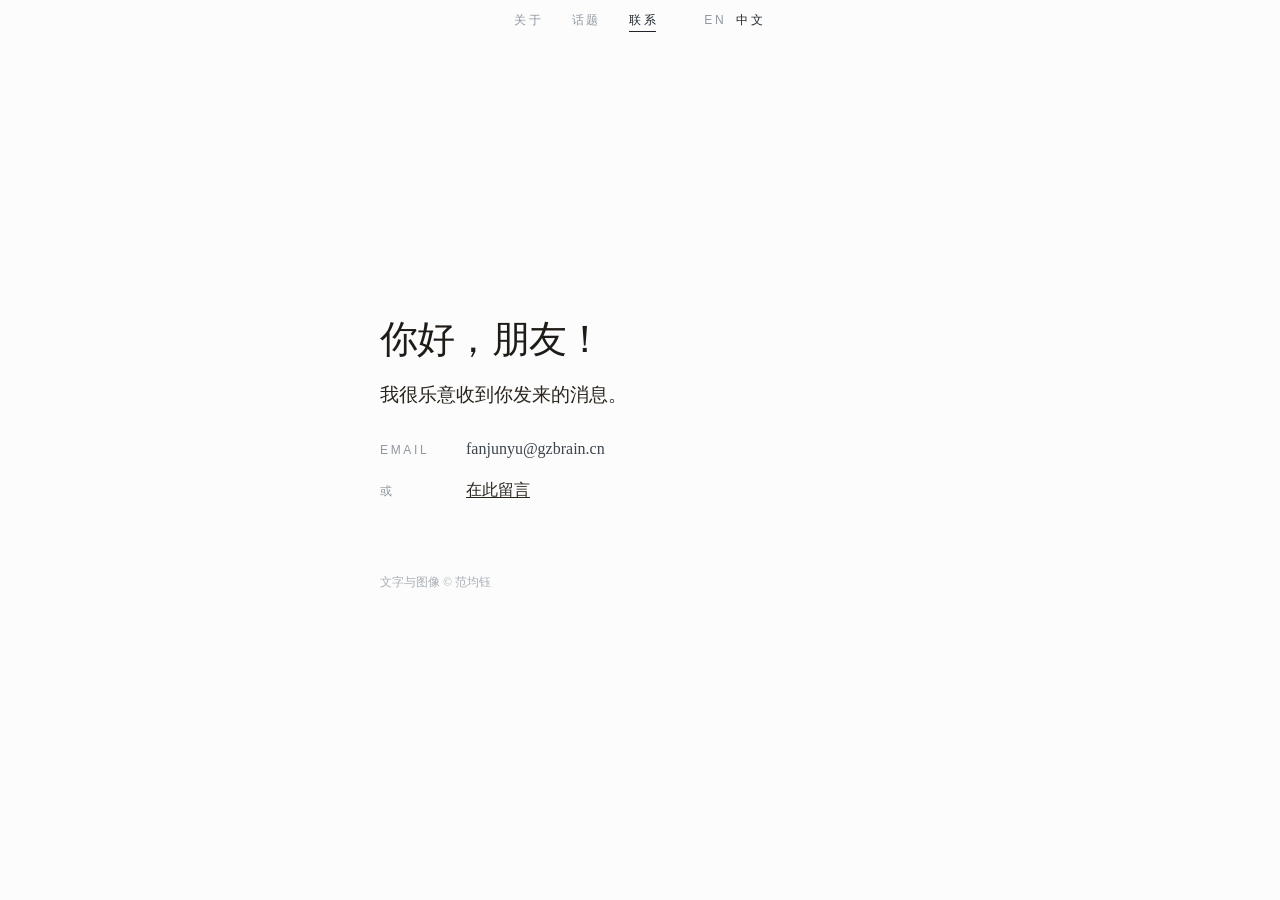
<file: cn/contact.html>
<!DOCTYPE html>
<html lang="zh-CN">
<head>
  <meta charset="UTF-8" />
  <meta name="viewport" content="width=device-width, initial-scale=1.0" />
  <title>Contact — 范均钰</title>
  <link rel="icon" href="/assets/icon/icon.svg" type="image/svg+xml">
  
<link rel="icon" href="/assets/icon/icon-192x192.png" sizes="192x192" type="image/png">

<link rel="icon" href="/favicon.ico" sizes="48x48">
  <link rel="stylesheet" href="/assets/css/style.css?v=7" />
</head>
<body>
  <div class="site-shell">
    <header class="site-header">
      <div class="header-inner">
        <nav class="top-nav" aria-label="Primary">
          <a href="/cn/">关于</a>
          <a href="/cn/topic.html">话题</a>
          <a href="/cn/contact.html" class="active">联系</a>

          <div class="lang-wrap" aria-label="Language switcher">
            <button class="lang-switch" type="button" data-lang-toggle>EN</button>
            <span class="lang-current">中文</span>
          </div>
        </nav>
      </div>
    </header>

    <main class="site-main">
      <section class="page-wrap simple-page">
        <h1 class="page-title">你好，朋友！</h1>
        <p class="page-body">
          我很乐意收到你发来的消息。
        </p>

        <ul class="contact-list">
          <li>
            <span class="contact-label">Email</span>
            <a href="mailto:fjyceleste@outlook.com">fanjunyu@gzbrain.cn</a>
          </li>

          <li class="message-trigger-row">
            <span class="contact-label">或</span>
            <button type="button" class="message-trigger" id="message-trigger-cn">
              在此留言
            </button>
          </li>
        </ul>


        <div class="contact-form-block" id="contact-form-block-cn" hidden>
          <form action="https://formspree.io/f/xqewpyla" method="POST" class="contact-form">

              <!-- honeypot -->
  <input type="text" name="_gotcha" style="display:none">
            <label>
              <span>称呼</span>
              <input type="text" name="name" placeholder="我该如何称呼你？" />
            </label>

            <label>
              <span>邮箱</span>
              <input type="email" name="email" placeholder="you@example.com" required />
            </label>

            <label>
              <span>内容</span>
              <textarea name="message" rows="5" placeholder="写点什么…"></textarea>
            </label>

            <button type="submit" class="form-submit">发送</button>
          </form>
        </div>
<p class="site-note">
  文字与图像 © 范均钰
</p>


      </section>
    </main>
  </div>



  <script src="/assets/js/main.js"></script>
<script>
  const trigger = document.getElementById("message-trigger-cn");
  const form = document.getElementById("contact-form-block-cn");

  trigger.addEventListener("click", () => {
    const isHidden = form.hasAttribute("hidden");

    if (isHidden) {
      form.removeAttribute("hidden");
      trigger.textContent = "隐藏留言区";
    } else {
      form.setAttribute("hidden", "");
      trigger.textContent = "在此留言";
    }
  });
</script>
</body>
</html>
</file>
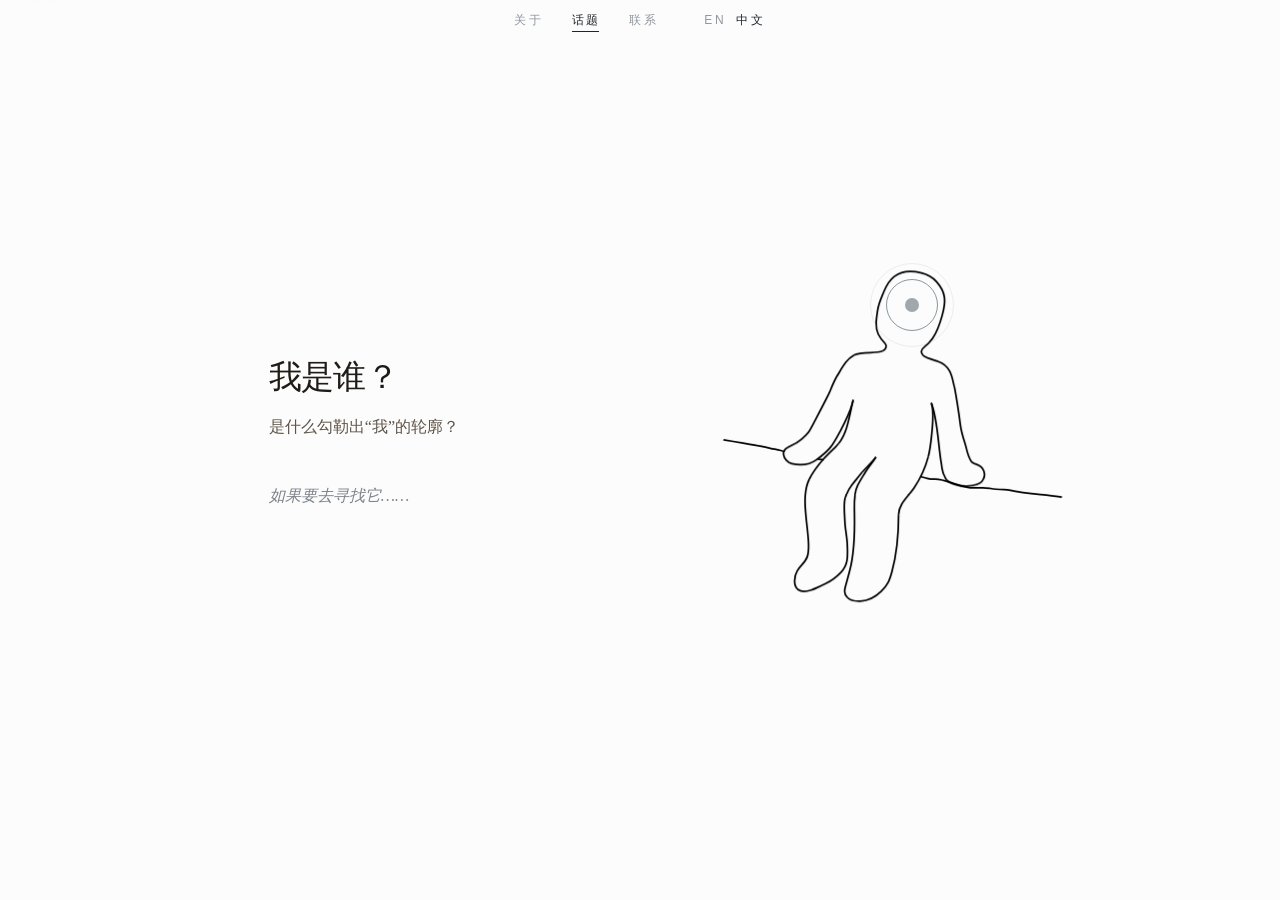
<file: cn/topic.html>
<!DOCTYPE html>
<html lang="en">
<head>
  <meta charset="UTF-8" />
  <meta name="viewport" content="width=device-width, initial-scale=1.0" />
  <title>Topic — Junyu Fan</title>
<link rel="icon" href="/assets/icon/icon.svg" type="image/svg+xml">

<link rel="icon" href="/assets/icon/icon-192x192.png" sizes="192x192" type="image/png">

<link rel="icon" href="/favicon.ico" sizes="48x48">
  <!-- 全站通用样式 -->
  <link rel="stylesheet" href="/assets/css/style.css" />

  <!-- Topic 页专用样式 -->
  <link rel="stylesheet" href="/assets/topic/topic.css?v=3" />
</head>
<body>
  <div class="site-shell topic-page-shell">
    <header class="site-header">
      <div class="header-inner">
        <nav class="top-nav" aria-label="Primary">
          <a href="/cn/">关于</a>
          <a href="/cn/topic.html" class="active">话题</a>
          <a href="/cn/contact.html">联系</a>

          <div class="lang-wrap" aria-label="Language switcher">
            <button class="lang-switch" type="button" data-lang-toggle>EN</button>
            <span class="lang-current">中文</span>
          </div>
        </nav>
      </div>
    </header>

    <main class="topic-main">
      <div class="layout-container">
        <div id="hint-beacon" class="hint-beacon">
        <div class="beacon-inner"></div>
        <div class="beacon-outer"></div>
    </div>
    <div id="topic-interaction-hint" class="topic-interaction-hint">
  跟随圆点
</div>
        <div class="text-panel">
          <h2 id="story-title">Loading...</h2>
          <p id="story-content"></p>
        </div>

        <div class="svg-panel">

          <!--
            把你独立开发的 index.html 里：
            <svg id="main-svg" ...> ... </svg>
            整段原封不动粘贴到这里
          -->
          <svg id="main-svg" viewBox="0 0 1920 1080" xmlns="http://www.w3.org/2000/svg">
            <defs>
                <style>
                    .st0 { fill: #bdccd4; opacity: .5; stroke: #b3b3b3; }
                    .st0, .st1, .st2, .st3 { stroke-miterlimit: 10; }
                    .st0, .st2, .st3 { stroke-width: 4px; }
                    .st4, .st5 { opacity: 0; }
                    .st1 { stroke: #3fa9f5; stroke-width: 3px; fill: none; }
                    .st2 { fill: #ed1c24; stroke: #c1272d; }
                    .st3 { stroke: #000; fill: none; }
                </style>

                <filter id="electric-surge" x="-50%" y="-50%" width="200%" height="200%">
                    <feTurbulence type="fractalNoise" baseFrequency="0.6" numOctaves="3" result="noise">
                        <animate attributeName="seed" values="1;50;100;150;200" dur="0.15s" repeatCount="indefinite" />
                    </feTurbulence>
                    <feDisplacementMap in="SourceGraphic" in2="noise" scale="16" xChannelSelector="R" yChannelSelector="G" />
                </filter>

                <mask id="shiver-mask" maskUnits="userSpaceOnUse" x="-500" y="-500" width="3000" height="3000">
                    <path d="M936.25,347.19c7.43-3.47,12.11-11.36,5.81-18.04-4.15-4.39-12.71-15.23-15.59-21.4-7.27-15.55-4.69-33.44-1.53-54.11,2.65-17.34,6.33-23.88,14.68-44.03,8.87-21.4,26.9-57.55,86.69-43.09,15.33,3.71,24.4,8.37,34.85,20.18,22.47,25.4,22.14,45.27,13.15,77.96-21.57,78.41-47.66,67.55-48.17,82.99-.12,3.51,1.42,6.59,4.1,9.41,4.57,4.82,25.53,11.11,34.88,14.21,32.56,10.78,32.79,44.22,37.01,57.26,1.62,5.01,6.88,38.23,7.73,43.43,10.61,64.89,3.41,46.82,17.34,88.65,1.62,4.86,4.57,19.55,8.54,29.64,5.25,13.32,6.12,14.73,19.69,19.28,14.03,4.71,23.82,23.77,9.98,39.74-3.97,4.59-20.03,8.69-33.94,10.09-8.63.87-41.6-4.45-48.61-16.82-10.91-19.23-6.99-16.31-10.87-38.08-6.78-38.04-8.1-101.89-22.93-137.58,5.69,14.17,1.38,56.87-.46,74.29-1.88,17.87-1.87,32.61-6.42,49.99-7.51,28.69-16.18,47.22-32.61,71.91-13.3,20-36.04,37.68-36.03,61.7.01,41.17-4.57,92.64-15.45,132.34-5.59,20.39-9.4,30.12-24.43,44.99-12.16,12.04-31.21,22.16-48.31,22.93-9.49.43-23.24-1.53-29.96-8.25-11.24-11.25-5.7-21.56-1.56-36.91,2.23-8.24,4.45-16.48,6.68-24.73,11.48-42.52,11.88-87.86,11.08-131.89-.34-18.73-1.06-26.4,1.36-44.96,2.25-17.26,8.46-26.09,22.93-49.99,5.51-9.11,19.9-27.36,25.34-36.34-11.55,14.95-26.09,27.52-34.04,37.73-12.2,15.68-10.42,12.45-22.62,28.13-6.35,8.16-10.42,17.84-14.06,27.52-4.71,12.5-1.59,40.81-1.2,54.17.54,18.72,5.25,37.48,5.79,56.2.71,24.81,2.78,44.43-14.37,62.37-7.99,8.36-25.29,21.48-35.77,26.4-7.09,3.33-14.17,6.65-21.26,9.98-3.95,1.85-8,3.49-12.13,4.89-10.02,3.41-21.99,5.15-30.44-1.2-11.58-8.7-8.98-30.97-1.6-43.43,7.38-12.46,18.26-18.82,23.01-32.5,3.1-8.93,3.11-18.6,2.94-28.06-.85-45.83-18.67-109.58,1.57-150.71,3.69-7.5,14.06-25.38,33.44-47.41,6.31-7.17,21.85-21.97,28.62-28.72,26.15-26.06,32.81-70.99,39.44-107.31-3.81,21.17-19.64,53.04-29.81,72-18.22,33.97-23.36,43.41-54.57,66.04-14.8,10.73-33.55,14.67-57.25,9.35-8.95-2.01-17.74-10.95-19.09-20.02-2.95-19.74,22.13-19.53,38.57-34.28,17.89-16.05,17.03-12.55,32.1-41.73,5.11-9.9,31.07-58.49,35.77-69.71,4.7-11.21,11.07-27.24,16.97-36.69,11.8-18.9,20.11-37.8,39.59-48.61,16.09-8.93,52.54-3.14,65.43-9.17Z" 
                          fill="none" stroke="white" stroke-width="80" 
                          stroke-dasharray="400 6000" stroke-dashoffset="6400">
                        <animate attributeName="stroke-dashoffset" values="6400; 0" dur="2s" repeatCount="indefinite" />
                    </path>
                </mask>

                <path id="full-body-path" d="M936.25,347.19c7.43-3.47,12.11-11.36,5.81-18.04-4.15-4.39-12.71-15.23-15.59-21.4-7.27-15.55-4.69-33.44-1.53-54.11,2.65-17.34,6.33-23.88,14.68-44.03,8.87-21.4,26.9-57.55,86.69-43.09,15.33,3.71,24.4,8.37,34.85,20.18,22.47,25.4,22.14,45.27,13.15,77.96-21.57,78.41-47.66,67.55-48.17,82.99-.12,3.51,1.42,6.59,4.1,9.41,4.57,4.82,25.53,11.11,34.88,14.21,32.56,10.78,32.79,44.22,37.01,57.26,1.62,5.01,6.88,38.23,7.73,43.43,10.61,64.89,3.41,46.82,17.34,88.65,1.62,4.86,4.57,19.55,8.54,29.64,5.25,13.32,6.12,14.73,19.69,19.28,14.03,4.71,23.82,23.77,9.98,39.74-3.97,4.59-20.03,8.69-33.94,10.09-8.63.87-41.6-4.45-48.61-16.82-10.91-19.23-6.99-16.31-10.87-38.08-6.78-38.04-8.1-101.89-22.93-137.58,5.69,14.17,1.38,56.87-.46,74.29-1.88,17.87-1.87,32.61-6.42,49.99-7.51,28.69-16.18,47.22-32.61,71.91-13.3,20-36.04,37.68-36.03,61.7.01,41.17-4.57,92.64-15.45,132.34-5.59,20.39-9.4,30.12-24.43,44.99-12.16,12.04-31.21,22.16-48.31,22.93-9.49.43-23.24-1.53-29.96-8.25-11.24-11.25-5.7-21.56-1.56-36.91,2.23-8.24,4.45-16.48,6.68-24.73,11.48-42.52,11.88-87.86,11.08-131.89-.34-18.73-1.06-26.4,1.36-44.96,2.25-17.26,8.46-26.09,22.93-49.99,5.51-9.11,19.9-27.36,25.34-36.34-11.55,14.95-26.09,27.52-34.04,37.73-12.2,15.68-10.42,12.45-22.62,28.13-6.35,8.16-10.42,17.84-14.06,27.52-4.71,12.5-1.59,40.81-1.2,54.17.54,18.72,5.25,37.48,5.79,56.2.71,24.81,2.78,44.43-14.37,62.37-7.99,8.36-25.29,21.48-35.77,26.4-7.09,3.33-14.17,6.65-21.26,9.98-3.95,1.85-8,3.49-12.13,4.89-10.02,3.41-21.99,5.15-30.44-1.2-11.58-8.7-8.98-30.97-1.6-43.43,7.38-12.46,18.26-18.82,23.01-32.5,3.1-8.93,3.11-18.6,2.94-28.06-.85-45.83-18.67-109.58,1.57-150.71,3.69-7.5,14.06-25.38,33.44-47.41,6.31-7.17,21.85-21.97,28.62-28.72,26.15-26.06,32.81-70.99,39.44-107.31-3.81,21.17-19.64,53.04-29.81,72-18.22,33.97-23.36,43.41-54.57,66.04-14.8,10.73-33.55,14.67-57.25,9.35-8.95-2.01-17.74-10.95-19.09-20.02-2.95-19.74,22.13-19.53,38.57-34.28,17.89-16.05,17.03-12.55,32.1-41.73,5.11-9.9,31.07-58.49,35.77-69.71,4.7-11.21,11.07-27.24,16.97-36.69,11.8-18.9,20.11-37.8,39.59-48.61,16.09-8.93,52.54-3.14,65.43-9.17Z" />
            </defs>

            <g id="flow-container" style="opacity: 0; transition: opacity 1.5s;">
                <path class="st0" d="M571.83,539.75c12.38-.6,24.87,1.16,36.6,5.15"/>
                <path class="st0" d="M617.29,548.29c27.15,3.68,54.14,8.56,80.87,14.6"/>
                <path class="st0" d="M580.7,518.72c26.11,1.83,51.45,9.32,76.5,16.88,7.18,2.17,14.36,4.35,21.7,5.9,9.32,1.97,18.86,2.92,28.39,2.83"/>
                <path class="st0" d="M646.63,507.48c36.33-1.81,70.13,22.9,106.45,20.83"/>
                <path class="st0" d="M602.13,476.34c26.88,4.99,53.76,9.97,80.64,14.96"/>
                <path class="st0" d="M686,483.59c14.72,1.4,29.43,2.81,44.15,4.21"/>
                <path class="st0" d="M698.51,499.37c20.74,4.26,41.62,7.87,62.59,10.82"/>
                <path class="st0" d="M594.58,498.25l33.64,5.86"/>
                <path class="st0" d="M626.51,453.82c25.76,4.34,51.53,8.69,77.29,13.03,3.11.52,6.22,1.05,9.33,1.57,12.02,2.03,24.04,4.05,36.06,6.08"/>
                <path class="st0" d="M745.95,489.75c10.1,1.55,20.2,3.1,30.29,4.65"/>
                <path class="st0" d="M614.96,432.15c20.17,9.57,43.31,9.7,65.37,13.16,31.14,4.89,60.96,16.67,92.25,20.55"/>
                <path class="st0" d="M678.13,428.02c9.13,8.95,23.57,8.24,36.32,9.28,10.96.9,21.69,3.52,32.38,6.13,11.54,2.82,23.09,5.64,34.63,8.46"/>
                <path class="st0" d="M617.22,402.91c5.78,4.45,13.41,5.48,20.66,6.36,26.59,3.22,53.18,6.43,79.76,9.65"/>
                <path class="st0" d="M740.35,423.62c16.95,3.94,34.24,6.4,51.62,7.34"/>
                <path class="st0" d="M635.18,424.44l27.43,3.43"/>
                <path class="st0" d="M676.35,392.94c27.07,3.25,53.97,7.91,80.55,13.98"/>
                <path class="st0" d="M655.05,336.76c28.82-.74,57.23,6.13,85.23,12.95,23.69,5.77,47.38,11.54,71.06,17.32"/>
                <path class="st0" d="M727.96,369.73c15.92.66,31.81,2.03,47.6,4.12"/>
                <path class="st0" d="M740.31,382.58c13.39,2.21,26.78,4.42,40.17,6.63"/>
                <path class="st0" d="M677.1,349.04c19.04,2,37.95,5.32,56.54,9.93"/>
                <path class="st0" d="M690,366.46c7.35,1.56,14.69,3.12,22.04,4.68"/>
                <path class="st0" d="M694.93,381.06c17.04,3.49,34.27,6.09,51.59,7.77"/>
                <path class="st0" d="M783.72,381.34c15.17,1.41,30.27,3.61,45.22,6.57"/>
                <path class="st0" d="M755.22,393.08c3.03,4.61,9.12,5.85,14.57,6.69,16.12,2.49,32.24,4.98,48.35,7.47"/>
                <path class="st0" d="M785.07,391.96c14.96.89,29.82,3.33,44.29,7.25"/>
                <path class="st0" d="M769.35,410.88c13.83,4.8,28.63,6.78,43.24,5.78"/>
                <path class="st0" d="M622.76,386.31c13.98,4.6,28.58,7.32,43.29,8.07"/>
                <path class="st0" d="M657.11,382.55c12.47.25,24.93,1.23,37.29,2.95"/>
                <path class="st0" d="M646.09,368.67c14.2,2.61,28.4,5.22,42.6,7.82"/>
                <path class="st0" d="M632.35,354.85c17.01,2.23,34.01,4.45,51.02,6.68"/>
                <path class="st0" d="M726.02,331.47l92.2,16.41"/>
                <path class="st0" d="M779.55,327.38c29.33,4.7,58.67,9.39,88,14.09"/>
                <path class="st0" d="M797.41,356.75c18.41,1.37,36.7,4.34,54.6,8.87"/>
                <path class="st0" d="M685.1,315.44c28.32,5.28,56.91,9.13,85.62,11.53"/>
                <path class="st0" d="M666.69,321.55c13.38,1.96,26.76,3.93,40.14,5.89"/>
                <path class="st0" d="M684.52,302.63c10.31,6.83,23.05,8.58,35.32,10.15,27.22,3.49,54.44,6.98,81.65,10.46"/>
                <path class="st0" d="M810.53,322.41c39.12,8.43,78.58,15.23,118.26,20.38"/>
                <path class="st0" d="M878.12,324.69c10.71,3.79,22.2,5.39,33.53,4.66"/>
                <path class="st0" d="M842.95,354.44c6.64,1.98,13.63,2.8,20.55,2.42"/>
                <path class="st0" d="M767.77,294.31c33.62,10.78,70.54,6.52,104.38,16.56"/>
                <path class="st0" d="M793.92,312.98c19.07,2.21,38.14,4.42,57.2,6.62"/>
                <path class="st0" d="M886,313.28c14.99,6.27,31.46,8.96,47.67,7.8"/>
                <path class="st0" d="M814.72,285.08c15.66-1.53,31.64.3,46.54,5.34,6.12,2.07,12.38,4.71,18.8,3.94"/>
                <path class="st0" d="M882.18,302.5c13.09,2.16,26.19,4.31,39.28,6.47"/>
                <path class="st0" d="M831.33,263.91c29.74,6.51,59.48,13.01,89.22,19.52"/>
                <path class="st0" d="M884.46,288.41c10.79,3.51,22.02,5.65,33.35,6.34"/>
                <path class="st0" d="M711.54,297.29c17.95,3.33,35.9,6.67,53.84,10,8.32,1.54,16.8,3.1,25.18,1.98"/>
                <path class="st0" d="M708.84,267.56c29.25,8.01,61.49,5.57,88.53,19.29"/>
                <path class="st0" d="M759.5,266.26c20.5,2.79,40.99,5.57,61.49,8.36"/>
                <path class="st0" d="M725.04,237.56c29.82,5.15,59.52,11.02,89.05,17.61"/>
                <path class="st0" d="M783.73,236.95c45.65,8.38,91.3,16.76,136.95,25.15"/>
                <path class="st0" d="M852.58,258.13c21.26,5.75,42.52,11.5,63.77,17.25"/>
                <path class="st0" d="M743.73,214.15c37.28,6.77,74.27,15.07,110.87,24.88"/>
                <path class="st0" d="M724.82,226.82c15.16,6.24,31.48,9.63,47.87,9.95"/>
                <path class="st0" d="M709.21,253.11c13.22,3.02,26.61,5.27,40.09,6.75"/>
                <path class="st0" d="M758.75,207.33c23.27,3.57,46.52,7.32,69.57,12.14,31.38,6.56,63.11,15.17,94.99,11.86"/>
                <path class="st0" d="M858.69,241.41c19.52-1.46,39.27.08,58.33,4.53"/>
                <path class="st0" d="M782.84,180.09c-1.11,2.49,2.32,4.46,4.99,5.04,37.14,8.12,74.32,16.03,111.55,23.71"/>
                <path class="st0" d="M815.35,202.03l69.41,13.81c12.96,2.58,25.93,5.16,38.69,8.61"/>
                <path class="st0" d="M907.53,208.89c8.17,1.08,16.15,3.64,23.42,7.52"/>
                <path class="st0" d="M1035.55,621.81c8.53.56,16.99,2.15,25.13,4.74"/>
                <path class="st0" d="M1042.82,610.65l25.92,8.13"/>
                <path class="st0" d="M1043.05,633.48c10.79-1.23,21.9.56,31.75,5.12"/>
                <path class="st0" d="M1043.08,595.39c10.23,3.06,20.45,6.12,30.68,9.18"/>
                <path class="st0" d="M1046.54,576.59l12.36,2.18"/>
                <path class="st0" d="M1048.39,553.8c2.24,1.45,5.14,1.84,7.69,1.04"/>
                <path class="st0" d="M1048.54,537.05h9.63"/>
                <path class="st0" d="M1028.37,349.72c19.25,9.27,40.13,15.17,61.39,17.34"/>
                <path class="st0" d="M1041.59,337.21c33.92,4.72,65.45,20.91,99.38,25.6"/>
                <path class="st0" d="M1076.48,357.01c37.62,11.33,75.55,21.65,113.73,30.93"/>
                <path class="st0" d="M1118.59,379.22c25,7.54,50,15.08,75,22.62,5.73,1.73,11.5,3.47,16.78,6.28"/>
                <path class="st0" d="M1101.14,387.93c12.12,7.11,25.49,11.76,38.81,16.24,12.7,4.27,25.43,8.42,38.2,12.46,5.37,1.69,10.74,3.37,16.11,5.04,13.86,4.32,27.72,8.63,41.58,12.95"/>
                <path class="st0" d="M1107.12,414.69c-.99.03-1.35,1.5-.75,2.29s1.66,1.04,2.63,1.23c13.53,2.7,27.07,5.4,40.6,8.11,7.39,1.48,14.78,2.95,22.09,4.76,25.92,6.42,50.8,17.05,73.35,31.37"/>
                <path class="st0" d="M1109.45,453.95c16.16,6.07,32.31,12.14,48.47,18.21,13.13,4.93,26.28,9.87,39.72,13.87,11.45,3.41,23.1,6.13,34.74,8.84,25.84,6.03,51.67,12.07,77.51,18.1"/>
                <path class="st0" d="M1167.1,510.27c19.61,6.06,39.62,10.85,59.85,14.32,29.35,5.04,59.65,7.45,86.96,19.32"/>
                <path class="st0" d="M1119.82,544.21c36.32,9.34,73.03,17.15,110,23.42,17.38,2.95,35.4,5.77,50.18,15.39"/>
                <path class="st0" d="M1160.47,569.57c53.27,21.44,115.86,13.36,166.88,39.71"/>
                <path class="st0" d="M1134.84,581.13c29.47,6.73,58.93,13.45,88.4,20.18,8.8,2.01,17.95,4.18,24.96,9.88"/>
                <path class="st0" d="M1183.72,607.8c19.38,9.67,41.91,9.67,63.41,12.29,14.64,1.79,29.09,4.87,43.52,7.95,16.7,3.56,33.4,7.13,50.1,10.69"/>
                <path class="st0" d="M1263.16,611.47c24.19.72,48.3,4.1,71.75,10.07"/>
                <path class="st0" d="M1173.09,625.6c57.56,12.33,115.13,24.66,172.69,37"/>
                <path class="st0" d="M1179.76,651.47c37.86.77,75.31,7.47,112.59,14.15"/>
                <path class="st0" d="M1256.04,631.55c32.79,8.73,65.57,17.45,98.36,26.18"/>
                <path class="st0" d="M1287.49,579.06c15.36,2.84,30.46,7.05,45.07,12.56"/>
                <path class="st0" d="M1123.16,535.23c5.62-4.66,13.89-3.47,21.04-2.04,38.24,7.67,76.47,15.37,114.7,23.08,3.42.69,6.84,1.38,10.27,2.07,16.95,3.42,33.9,6.85,50.85,10.27"/>
                <path class="st0" d="M1120.07,512.19c26.95,2.18,53.1,9.87,79.04,17.5,5.92,1.74,11.84,3.49,17.76,5.23,23.65,6.97,47.3,13.93,70.96,20.9"/>
                <path class="st0" d="M1117.38,498.41c13.47,5.32,28.17,7.48,42.6,6.25"/>
                <path class="st0" d="M1113.23,479.18c24.53,7.1,49.25,13.49,74.14,19.19,6.48,1.48,12.98,2.92,19.56,3.83,17.8,2.46,33.74,12.39,51.28,16.33,19.3,4.33,39.87,1.27,58.78,7.04"/>
                <path class="st0" d="M1227.7,480.84c18.14,4.7,36.33,9.17,54.58,13.42,5.78,1.34,11.56,2.67,17.34,3.99,10.63,2.43,21.26,4.86,31.88,7.29"/>
                <path class="st0" d="M1104.86,445.53c17.01,2.23,34.01,4.46,51.02,6.69"/>
                <path class="st0" d="M1170,458.41c12.62,8.26,27.31,13.32,42.33,14.59"/>
                <path class="st0" d="M1108.39,432.49l-3.07-3.13c11.08,3.28,22.16,6.57,33.23,9.85,8.8,2.61,17.59,5.22,26.39,7.83,11.9,3.53,23.8,7.06,35.69,10.58,9.67,2.87,19.34,5.74,29.02,8.6,34.17,10.13,68.49,20.3,103.75,25.46"/>
                <path class="st0" d="M1259.35,458.19c23.6,6.48,47.19,13.04,70.75,19.66"/>
                <path class="st0" d="M1242.67,437.46c20.93,5.04,41.61,11.14,61.93,18.26,10.45,3.66,21.13,7.66,32.2,7.28"/>
                <path class="st0" d="M1223.24,411.13c36.76,1.76,73.38,6.3,109.45,13.57"/>
                <path class="st0" d="M1159.13,401.37c29.84,7.65,59.68,15.29,89.52,22.94,5.19,1.33,10.38,2.66,15.58,3.99,26.6,6.82,53.21,13.63,79.81,20.45"/>
                <path class="st0" d="M1199.79,381.17c43.43,4.25,86.6,11.17,129.19,20.7"/>
                <path class="st0" d="M1205.73,390.88c13.83,4.56,28.43,6.76,42.99,6.47"/>
                <path class="st0" d="M1153.72,362.57c13.9,3.75,28.32,5.53,42.72,5.26"/>
                <path class="st0" d="M1055.97,321.57c38.79,10.51,78.44,17.83,118.42,21.86"/>
                <path class="st0" d="M1147.01,346.63c36.26,7.17,72.34,15.25,108.18,24.26,4.74,1.19,9.47,2.39,14.2,3.6,13.62,3.47,27.24,6.94,40.87,10.41"/>
                <path class="st0" d="M1197.17,347.4c26.91,2.3,51.32,16.43,77.65,22.45,8.13,1.86,16.41,2.93,24.64,4.31,13.84,2.32,27.53,5.49,40.98,9.49"/>
                <path class="st0" d="M1048.58,332.45c24.23,4.56,48.47,9.12,72.7,13.68,4.45.84,8.91,1.68,13.36,2.51"/>
                <path class="st0" d="M1054.62,312.26c33.77,4.77,67.55,9.54,101.32,14.31,8.82,1.25,17.66,2.49,26.33,4.58"/>
                <path class="st0" d="M1026.56,343.37c13.79,1.2,27.37,4.72,40.01,10.37"/>
                <path class="st0" d="M1062.81,302.1c31.37,13.11,66.65,10.79,100.61,12.45,13.01.63,25.99,1.88,38.88,3.74,17.36,2.5,34.54,6.11,51.71,9.71,17.9,3.75,35.8,7.51,53.69,11.26"/>
                <path class="st0" d="M1207.35,331.12c49.58,10.54,99.16,21.09,148.73,31.63"/>
                <path class="st0" d="M1069.48,285.84c30.66,6.88,62.16,9.02,93.52,11.15"/>
                <path class="st0" d="M1176.82,297.48c10.22,4.11,21.19,6.34,32.2,6.54,8.47.16,17.01-.87,25.38.41,13.86,2.12,26.43,10.42,40.44,11.07"/>
                <path class="st0" d="M1072.51,271.17c17.22,1.84,34.43,3.68,51.65,5.52,19.04,2.03,38.07,4.07,57.06,6.56"/>
                <path class="st0" d="M1106.81,254.05c23.12,4.15,46.39,7.47,69.74,9.95"/>
                <path class="st0" d="M1165.34,249.98c50.51,5.89,101.02,11.79,151.53,17.68,1.82.21,4.24,1.2,3.81,2.99"/>
                <path class="st0" d="M1080.14,233.23l68.72,12.11"/>
                <path class="st0" d="M1075.42,216.04c16.57,3.57,33.48,5.24,50.28,7.44,38.84,5.08,77.25,12.99,115.62,20.88,6.2,1.27,12.39,2.55,18.59,3.82,24.41,5.02,48.83,10.05,73.24,15.07"/>
                <path class="st0" d="M1176.52,217.58c28.52,3.54,56.72,9.56,84.2,17.95,20.35,6.22,40.3,13.73,60.73,19.68,21.25,6.18,42.99,10.65,64.96,13.36"/>
                <path class="st0" d="M1132.96,208.78c12.06,4.2,24.64,6.92,37.36,8.09"/>
                <path class="st0" d="M1074.03,197.62c17.17,2.09,34.33,4.18,51.5,6.28"/>
                <path class="st0" d="M1058.06,175.64c-1.73-.6.94-2.69,2.73-2.33,51.88,10.45,103.47,22.32,154.7,35.59"/>
                <path class="st0" d="M1227.36,196.79l48.37,11.37c7.7,1.81,15.46,3.64,22.61,7.01"/>
                <path class="st0" d="M1228.76,208.31c27.35,6.63,54.77,13.28,81.18,23.01,6.64,2.45,13.2,5.08,19.84,7.52,15.38,5.65,31.15,10.22,47.17,13.68"/>
                <path class="st0" d="M830.49,135.96c22.08,4.14,44.17,8.27,66.25,12.41,22.9,4.29,46.58,8.9,65.66,22.26"/>
                <path class="st0" d="M894.44,127.79l107.85,24.82c21.71,5,43.42,9.99,65.13,14.99"/>
                <path class="st0" d="M803.66,158.37c16.6.6,33.18,1.88,49.69,3.73,27.59,3.09,55,7.74,82.06,13.92,1.62.37,3.23.74,4.84,1.12"/>
                <path class="st0" d="M831.91,176.15c31.76,4.74,63.49,9.72,95.18,14.94,6.39,1.05,12.95,2.18,18.53,5.46"/>
                <path class="st0" d="M968.56,130.85c41.32,7.1,82.76,13.44,124.31,19.01,11.8,1.58,23.67,3.12,35.04,6.64,15.72,4.88,30.33,13.52,46.6,15.99"/>
                <path class="st0" d="M1187.96,174.6c13.78,3.93,27.61,7.86,41.78,10.05,13.04,2.01,26.3,2.52,39.24,5.11,24.65,4.94,47.58,17.32,72.57,20.1"/>
                <path class="st0" d="M1079.15,161.53c19.37,3.25,38.57,7.52,57.48,12.8,5.24,1.46,10.46,3,15.68,4.54,16.37,4.83,32.75,9.65,49.12,14.48"/>
                <path class="st0" d="M979.05,711.84c23.42,2.98,45.88,10.96,69,15.76,21.41,4.44,43.28,6.13,65.03,8.35,50.51,5.14,100.72,13.15,150.33,23.97"/>
                <path class="st0" d="M1012.12,692.52c48.87,2.96,97.58,8.66,145.81,17.07"/>
                <path class="st0" d="M1048.61,667.64c13.79,11.54,32.92,13.58,50.79,15.56,39.61,4.37,79,10.76,117.96,19.14,14.07,3.03,28.12,6.32,42.44,7.8,20.9,2.17,42.57.53,62.38,7.54"/>
                <path class="st0" d="M1168.83,714.38c47.08,7.73,94.39,13.98,141.86,18.72"/>
                <path class="st0" d="M854.09,680.48c2.28,3.06,6.28,4.75,10.06,4.24"/>
                <path class="st0" d="M545.8,595.96c46.17,4.79,91.6,15.33,135.97,28.97,7.7,2.37,15.37,4.83,23.05,7.29,19.94,6.39,39.88,12.79,59.81,19.18"/>
                <path class="st0" d="M611.18,580.51c33.73,8.42,66.95,18.88,99.43,31.28"/>
                <path class="st0" d="M735.36,622.79c9.45,1.54,18.93,2.88,28.43,4.01"/>
                <path class="st0" d="M589.76,638.35c14.87-2.06,29.82,2.03,44.34,5.84,34.41,9.03,69.19,16.66,104.22,22.88"/>
                <path class="st0" d="M668.18,685.98c21.99,2.96,43.97,5.91,65.96,8.87"/>
                <path class="st0" d="M624.8,710.21c34.4-.52,68.85,2.37,102.69,8.61,8.56,1.58,17.35,3.37,25.88,1.64"/>
                <path class="st0" d="M643.35,697.57c15.55,1.44,31.2,1.79,46.79,1.05"/>
                <path class="st0" d="M619.81,679.95c12.84,4.34,26.47,6.3,40.01,5.75"/>
                <path class="st0" d="M704.41,704.59c17.78,3.1,35.79,4.87,53.84,5.29"/>
                <path class="st0" d="M637.56,664.12c6.77,3.44,14.55,4.13,22.11,4.77,20.28,1.7,40.55,3.4,60.83,5.1"/>
                <path class="st0" d="M652.88,632.71c36.45,6.01,72.59,13.92,108.22,23.67"/>
                <path class="st0" d="M851.84,705.79c5.98-1.2,12.29-.7,18,1.43"/>
                <path class="st0" d="M851.8,722.78c5.81,2.89,12.13,4.76,18.57,5.5"/>
                <path class="st0" d="M974.75,729.62c58.95,15.7,117.92,31.4,176.16,49.55,28.44,8.86,57.08,18.38,86.82,20.08"/>
                <path class="st0" d="M971.1,761.67c3.75,3.17,8.8,4.23,13.61,5.19,11.74,2.33,23.48,4.67,35.21,7,9.22,1.83,18.64,3.74,26.74,8.5,21.36,12.54,45.01,21.17,69.43,25.35,10.09,1.73,20.33,2.7,30.31,5,13.22,3.05,25.95,8.42,39.45,9.81,10.88,1.12,23.52.25,30.79,8.43"/>
                <path class="st0" d="M971.49,753.36c36.58,2.02,72.72,11.59,105.5,27.93,5.61,2.8,11.17,5.81,17.15,7.69,10.58,3.34,21.92,2.99,32.95,4.23,7.8.88,15.49,2.57,23.16,4.26,16.17,3.56,32.34,7.12,48.5,10.68"/>
                <path class="st0" d="M1093.77,743.32c62.97,4.93,122.49,31.92,185.33,38.33"/>
                <path class="st0" d="M999.58,698.64c51.79,10.26,104.02,18.12,156.26,25.77,7.29,1.07,14.58,2.13,21.85,3.36,14.1,2.37,28.09,5.35,41.93,8.92"/>
                <path class="st0" d="M1000.28,678.13c17.29-2.56,35.15-1.27,51.89,3.78"/>
                <path class="st0" d="M1043.06,658.02c50.27,12.62,100.99,23.47,152.02,32.54,8.32,1.48,16.64,2.91,24.97,4.34,7.8,1.34,15.6,2.68,23.42,3.86,14.73,2.22,29.58,3.88,44.48,4.08"/>
                <path class="st0" d="M620.7,737.49c28.06-2.27,56,4.28,83.39,10.78,13.65,3.24,27.3,6.48,40.96,9.72"/>
                <path class="st0" d="M644.15,728.8c16.83,6.28,35.71.79,53.51,3.26,12.33,1.71,24.15,7.25,36.59,6.82,8.13-.29,16.85-3.03,24.02.81,1.25.67,1.92,3.11.52,2.94"/>
                <path class="st0" d="M633.41,764.6l132.24,18.8"/>
                <path class="st0" d="M661.95,792.83c22.76,1.52,45.42,4.45,67.81,8.78,11.44,2.21,23.16,4.79,34.63,2.77"/>
                <path class="st0" d="M974.5,776.86c4.74,4.13,10.64,6.63,16.46,9,38.71,15.78,78.48,28.97,118.95,39.46"/>
                <path class="st0" d="M970.14,810.79c10.48,6.45,22.82,9.03,34.88,11.48,22.37,4.54,44.76,9.02,67.16,13.42,17.74,3.49,35.53,6.94,53.55,8.41,18.6,1.52,37.55.94,55.58,5.74,14.21,3.78,27.93,10.9,42.63,10.51"/>
                <path class="st0" d="M1129.68,828.75c18.07,10.27,41.91.08,61.13,7.98"/>
                <path class="st0" d="M966.47,832.29c-1.12-.92-2.81.81-2.4,2.2s1.87,2.15,3.2,2.73c15.24,6.71,31.56,10.98,48.13,12.61,8.86.87,17.79.99,26.61,2.15,11.31,1.49,22.32,4.69,33.51,6.94,41.92,8.45,85.94,3.67,127.24,14.74"/>
                <path class="st0" d="M1002.66,860.59l127.13,23.43"/>
                <path class="st0" d="M1162.04,887.19l-4.3-.22c23.64.97,47.19,4.23,70.2,9.74"/>
                <path class="st0" d="M952.03,875.18c48.19,11.07,98.18,12.64,146.32,23.89"/>
                <path class="st0" d="M1110.42,895.69c34.52,4.27,68.59,12.17,101.46,23.55"/>
                <path class="st0" d="M941.7,893.64c76.87,32.9,161.83,40.76,245.27,46.13"/>
                <path class="st0" d="M1006.1,899.38c27.41,6.4,54.81,12.79,82.22,19.19,13.45,3.14,26.92,6.28,40.6,8.19,31.52,4.38,63.74,2.13,95.14,7.28"/>
                <path class="st0" d="M1112.72,904.72c11.89,6.09,24.99,9.79,38.31,10.83,5.04.39,10.29.45,14.83,2.69"/>
                <path class="st0" d="M959.87,857.08c-.31-1.51,1.43-2.78,2.97-2.69s2.87,1.04,4.2,1.83c5.37,3.19,12.07,4.06,18.07,2.35"/>
                <path class="st0" d="M919.9,918.87c15.27-.13,29.96,5.28,44.62,9.59,81.69,24.03,167.68,29.08,251.81,39.07"/>
                <path class="st0" d="M1102.19,944.4c41.92,4.36,83.9,8.12,125.92,11.3"/>
                <path class="st0" d="M926.96,909.31c24.42,3.28,48.72,7.47,72.84,12.55,7.33,1.54,14.65,3.17,21.77,5.51,17.19,5.66,33.67,15.55,51.76,15.07"/>
                <path class="st0" d="M845.58,931.26c21.77,7.08,45.27,5.15,68.16,5.71,17.32.42,34.56,2.31,51.78,4.2,12.09,1.32,24.18,2.65,36.26,3.97,9.08.99,18.15,1.99,27.21,3.1,29.94,3.69,59.71,8.72,89.2,15.06"/>
                <path class="st0" d="M934.4,959.23c42.57-3.65,85.15,4.31,127.57,9.46,34.64,4.2,69.47,6.55,104.28,8.89"/>
                <path class="st0" d="M1132.47,965.62c26.21,6.77,53.22,10.42,80.28,10.83,7.14.11,14.38,0,21.26,1.92"/>
                <path class="st0" d="M1179.94,983.7c19.5-1.4,39.16-.64,58.5,2.25"/>
                <path class="st0" d="M588.14,814.54c52.48,10.93,106.19,15.94,159.79,14.9"/>
                <path class="st0" d="M678.47,815.87c28.26-1.7,56.74.21,84.53,5.64"/>
                <path class="st0" d="M808.54,883.47c12.88-2.31,26.43-.78,38.48,4.35"/>
                <path class="st0" d="M599.15,850.59c27.1,9.5,55.59,15.02,84.27,16.32,16.93.77,34.51.2,50.03,7.02"/>
                <path class="st0" d="M602.87,877.42c16.47,1.76,32.95,3.52,49.42,5.28,13.76,1.47,27.57,2.95,41.04,6.12,4.01.94,7.97,2.03,11.94,3.12,8.77,2.41,17.54,4.82,26.44,6.67,18.77,3.92,37.96,5.37,57.08,6.8,20.35,1.53,40.7,3.06,61.06,4.59"/>
                <path class="st0" d="M677.33,905.65c9.24,5.88,20.53,7.31,31.41,8.61,21.91,2.61,43.83,5.21,65.74,7.82,9.45,1.12,18.9,2.25,28.37,3.18,14.21,1.4,28.46,2.38,42.73,2.93"/>
                <path class="st0" d="M734.98,933.14c37.19,3.06,74.28,7.26,111.21,12.59,2.35.34,4.71.68,7.06,1.03,5.59.82,11.19,1.64,16.78,2.46,13.69,2.01,27.38,4.01,41.06,6.02"/>
                <path class="st0" d="M658.36,924.23c13.45,3.27,26.91,6.53,40.36,9.8"/>
                <path class="st0" d="M620.72,834.24c41.33,3.13,82.32,10.65,122.07,22.4"/>
                <path class="st0" d="M1185.48,267.58c43.39,12.31,86.78,24.63,130.16,36.94"/>
                <path class="st0" d="M1203.85,285.96c52.78,1.19,100.47,40.72,153.05,35.87"/>
                <path class="st0" d="M1250.74,272.37c36.43,10.12,73.26,18.78,110.38,25.95"/>
                <path class="st0" d="M575.31,580.26c25.98,8.74,51.96,17.47,77.94,26.21"/>
                <path class="st0" d="M664.71,578.77c14.4.65,28.67,4.13,41.75,10.19"/>
                <path class="st0" d="M663.42,609.59c31,20.86,74.04,13.08,106.91,30.85"/>
            </g>

            <g id="bench" class="st3">
                <path d="M1024.04,635.68c5.64,1.29,9.32,2.37,14.96,3.67,5.08,1.17,10.26,2.34,15.45,1.93,16.44-1.3,32.23,5.66,47.9,10.81,9.1,2.99,18.38,5.4,27.74,7.45,6.73,1.48,13.64,2.77,20.46,1.84,4.39-.6,30.86.57,35.2,1.47,17.66,3.67,36.47,2.27,42.88,3.67,42.83,9.36,74.02,9.53,117.44,15.63,1.6.22,3.24.46,4.65,1.25"/>
                <path d="M799.15,596.58c-2.29,0-11.14-1.5-13.43-1.5"/>
                <path d="M708.73,578.62c-1.59-2.88-9.19-3.81-12.38-4.59-6.77-1.65-12.77-2.25-19.54-3.9-7.79-1.9-15.62-3.61-23.48-5.13-8.03-1.56-16.09-2.92-24.15-4.28-5.21-.88-10.42-1.76-15.62-2.64-15.01-2.54-30.03-5.07-45.04-7.61"/>
            </g>

            <g id="interactive-body">
                <path id="heart" class="st2" d="M973.18,419.43c-4.84,3.88-9.68,7.77-14.52,11.65-3.38,2.71-6.8,5.46-9.49,8.86-7.87,9.96-9.43,14.39-9.54,27.08-.06,7.16,3.02,20.26,7.11,26.14,2.86,4.11,9.62,13.1,13.15,16.66,9.32,9.39,16.57,11.85,28.89,16.66,2.91,1.14,9.84,2.64,12.87,1.88,5.65-1.41,7.66-8.28,8.5-14.04,1.67-11.35,2.66-22.79,2.98-34.25.72-25.75-16.68-50.99-39.96-60.65Z"/>
                <g id="lung">
                    <path class="st0" d="M932.48,493.39c4.27-7.21,7-15.25,9.7-23.21,7.41-21.89,14.83-43.78,22.24-65.67,2.73-8.07,4.62-16.45,5.62-24.93.39-3.33.64-6.78-.34-9.98-2.88-9.45-14.36-12.44-24.01-13.32-10.15-.92-20.6,4.51-28.12,11.54-8.91,8.33-16.28,18.85-22.82,29.23-6.69,10.62-10.52,22.82-13.91,34.96-8.04,28.8-12.93,57.89-17.97,87.33,25.75,7.07,55.1-1.44,69.6-25.94Z"/>
                    <path class="st0" d="M972.18,519.3c1.72,5.14,17.26,12.11,23.2,13.4,4.9,1.08,13.44,2.96,21.63,6.45,7.25,4.85,11.35,7.6,11.35,7.6,4.78-5.28,6.47-9.88,11.87-24.58,4.36-14.34,3.3-31.83,3.57-41.14.89-30.72.82-67.29.18-67.98.12-12.02-8.8-37.97-15.44-43.72-12.11-9.19-22.64-11.5-34.46,0-8.31,8.08-15.44,22.96-17.04,34.08s.12,22.24,1.81,33.25c.48,3.09,17.44,31.64,11.32,51.91-3.97,13.15-13.79,11.92-17.43,18.04-2.77,4.66-.56,12.69-.56,12.69Z"/>
                </g>
                <g id="brain">
                    <path class="st1" d="M1037.3,238.84c-9.72,4.4-17.1,13.65-19.22,24.11-.85,4.16-.8,8.82,1.69,12.26,1.49,2.07,3.72,3.48,5.98,4.66,7.37,3.83,17.45,5.2,23.18-.81,12.78-13.41,21.82-31.7,19.54-50.08-1.1-8.83-4.7-17.13-8.26-25.28-1.31-3-2.62-6-3.93-9.01-1.07-2.46-2.97-4.45-4.94-6.27-4.65-4.3-10.08-7.99-16.24-9.47-6.16-1.48-13.13-.49-17.93,3.65-13.15,11.36-25.19,25.34-28.77,42.34-2.42,11.48-.68,23.8,4.83,34.16,5.27.27,12.12-.55,17.35.15,6.8.91,9.75,2.55,7.1,2.93"/>
                    <path class="st1" d="M984.74,258.71c-9.34.64-18.82-.84-27.51-4.3-1.99-.79-8.42-6.66-9.72-8.36-2.14-2.81-3.62-9.57-3.26-15.46s2.82-11.43,5.38-16.74c5.2-10.8,11.13-21.56,20.06-29.56s21.41-12.9,33.07-10.1c3.45.83,6.84,2.38,9.17,5.05,1.69,1.95,2.72,4.37,3.73,6.75"/>
                    <path class="st1" d="M969.28,242.3c-3.87-6.75-3.21-15.81,1.59-21.93,2.71-3.46,6.53-5.95,9.09-9.52,2.84-3.96,3.89-8.92,6.24-13.19,2.6-4.73,6.83-8.56,11.8-10.67"/>
                    <path class="st1" d="M1002.08,247.39c4.55-2.18,7.32-6.94,8.91-11.73,1.59-4.79,2.28-9.86,4.16-14.55,2.59-6.48,7.44-12.02,13.52-15.44"/>
                    <path class="st1" d="M1019.92,191.33l8.52-.37c2.53-.11,5.18-.2,7.47.88,3.51,1.66,5.29,5.65,6.04,9.46s.78,7.8,2.16,11.42c1.88,4.91,6.12,8.84,7.05,14.01"/>
                    <path class="st1" d="M1060.87,224.38c.66,3.99-1.57,7.83-3.71,11.26-6.67,10.69-13.34,21.37-20.01,32.06"/>
                    <path class="st1" d="M952.96,252.37c-3.13,6.51-1.65,14.93,3.5,20s13.59,6.39,20.05,3.16"/>
                    <path class="st1" d="M1051.59,281.72c-2.09,5.83-7.61,10.75-13.77,11.38-6.66.68-16.3-2.63-21.63-1.81"/>
                </g>
                <g id="spine">
                    <path class="st1" d="M968.35,276.34c3.1,5.65,4.95,11.91,6.22,18.23,2.37,11.8,2.78,24,1.2,35.93-1.3,9.88-2.61,19.77-3.91,29.65-.72,5.45-1.44,10.9-2.35,16.32-3.06,18.12-8.29,35.88-15.57,52.76"/>
                    <path class="st1" d="M1028.59,282.68c-4.33,2.58-8.69,5.19-12.39,8.61-6.27,5.79-10.29,13.57-13.97,21.27-4.18,8.75-8.1,17.65-11.12,26.86-2.32,7.09-4.09,14.34-5.86,21.59-1.47,6.02-2.94,12.05-4.42,18.07-.48,1.98-.97,3.97-1.45,5.95-2.44,9.97-4.87,19.94-7.31,29.9-.74,3.04-1.49,6.09-2.1,9.16-2.61,13.05-7.79,36.21-17.42,81.92"/>
                </g>
                <g id="neuron">
                    <path class="st1" d="M970.52,355.8c-3.2,7.69-9.02,13.95-14.72,20.02-3.61,3.85-7.25,7.72-11.59,10.73-4.75,3.3-10.47,4.85-16.07,6.33-6.86,1.83-13.73,3.65-20.59,5.48-14.43,3.84-29.19,7.83-41.47,16.32-10.2,7.06-18.31,17.11-23.05,28.58"/>
                    <path class="st1" d="M963.24,394.64c-4.86,11.17-12.68,21.05-22.44,28.35-6.96,5.2-14.8,9.07-22.6,12.91-5.77,2.84-12.09,5.76-18.38,4.45"/>
                    <path class="st1" d="M972.93,287.74c.67,4.21-1.88,8.02-2.86,12.17-1.73,7.27-3.7,14.48-5.91,21.61-3.69,11.93-8.1,23.77-14.99,34.19s-16.47,19.39-28.18,23.73c-10.26,3.81-21.48,3.88-32.19,6.11-7.82,1.63-15.4,4.41-22.41,8.25"/>
                    <path class="st1" d="M982.52,373.23c-.88,7.7,4.42,11.87,9.65,17.6,12.39,13.58,24.03,27.83,34.87,42.67"/>
                    <path class="st1" d="M998.2,323.63c.77,8.55,1.34,9.59,3.07,18,2.87,14.02,7.38,28.33,17.27,38.67,7.77,8.13,18.19,13.09,27.45,19.49,18.99,13.11,33.35,32.81,40.04,54.9"/>
                </g>
                <g id="outline">
                    <path id="right_thigh_out" class="st3" d="M766.84,641.76c3.69-7.5,14.06-25.38,33.44-47.41,6.31-7.17,21.85-21.97,28.62-28.72,1.88-1.87,3.65-3.84,5.34-5.89"/>
                    <path id="right_leg" class="st3" d="M850.31,683.65c-4.71,12.5-1.59,40.81-1.2,54.17.54,18.72,5.25,37.48,5.79,56.2.71,24.81,2.78,44.43-14.37,62.37-7.99,8.36-25.29,21.48-35.77,26.4-7.09,3.33-14.17,6.65-21.26,9.98-3.95,1.85-8,3.49-12.13,4.89-10.02,3.41-21.99,5.15-30.44-1.2-11.58-8.7-8.98-30.97-1.6-43.43,7.38-12.46,18.26-18.82,23.01-32.5,3.1-8.93,3.11-18.6,2.94-28.06-.85-45.83-18.67-109.58,1.57-150.71"/>
                    <path id="right_leg_x5F_lift" class="st3" d="M850.31,683.65c-4.71,12.5-1.59,40.81-1.2,54.17.54,18.72-2.56,43.47-2.03,62.19.71,24.81,11.64,41.64-5.5,59.58-7.99,8.36-29.89,12.95-41.03,16.05-14.82,4.13-12.92,6.13-20.56,7.81-22.78,5.03-3.52,1.82-22.78,5.03-17.48,2.91-26.74,2.14-35.19-4.21-11.58-8.7-11.63-30.56-4.25-43.02,7.38-12.46,15.82-8.02,28.43-15.13,11.74-6.62,13.92-18.74,12.84-28.43-5.09-45.56-12.43-114.78,7.81-155.91"/>
                    <path id="right_thigh_in" class="st3" d="M921.03,590.28c-11.55,14.95-26.09,27.52-34.04,37.73-12.2,15.68-10.42,12.45-22.62,28.13-6.35,8.16-10.42,17.84-14.06,27.52"/>
                    <path id="left_leg" class="st3" d="M973.35,723.07c.01,41.17-4.57,92.64-15.45,132.34-5.59,20.39-9.4,30.12-24.43,44.99-12.16,12.04-31.21,22.16-48.31,22.93-9.49.43-23.24-1.53-29.96-8.25-11.24-11.25-5.7-21.56-1.56-36.91l6.68-24.73c11.48-42.52,11.88-87.86,11.08-131.89-.34-18.73-1.06-26.4,1.36-44.96"/>
                    <path id="left_thigh_in" class="st3" d="M872.76,676.6c2.25-17.26,8.46-26.09,22.93-49.99,5.51-9.11,19.9-27.36,25.34-36.34"/>
                    <path id="left_thigh_out" class="st3" d="M1041.98,589.47c-7.51,28.69-16.18,47.22-32.61,71.91-13.3,20-36.04,37.68-36.03,61.7"/>
                    
                    <path id="torso_left_x5F_out" class="st3" d="M1048.86,465.19c7.17,19.47,2.66,57.38.82,74.81-1.88,17.87-3.15,32.09-7.7,49.47"/>
                    <path id="torso_right_x5F_out" class="st3" d="M834.24,559.74c21.77-26.57,25.85-67.54,34.1-101.42"/>
                    
                    <path id="left_arm" class="st3" d="M1101.92,426.83c1.62,5.01,6.88,38.23,7.73,43.43,10.61,64.89,3.41,46.82,17.34,88.65,1.62,4.86,4.57,19.55,8.54,29.64,5.25,13.32,6.12,14.73,19.69,19.28,14.03,4.71,23.82,23.77,9.98,39.74-3.97,4.59-20.03,8.69-33.94,10.09-8.63.87-41.6-4.45-48.61-16.82-10.91-19.23-6.99-16.31-10.87-38.08-6.78-38.04-8.1-101.89-22.93-137.58"/>
                    <path id="left_arm_x5F_lift" class="st3" d="M1101.92,426.83c1.62,5.01,6.88,38.23,7.73,43.43,10.61,64.89,3.41,46.82,17.34,88.65,1.62,4.86,4.57,19.55,8.54,29.64,5.25,13.32,4.82,19.51,19.69,19.28,14.8-.23,25.11,17.96,11.26,33.93-3.97,4.59-20.49,9.36-34.39,10.76-8.63.87-42.42.69-49.43-11.68-10.91-19.23-6.99-16.31-10.87-38.08-6.78-38.04-8.1-101.89-22.93-137.58"/>
                    <path id="left_shoulder" class="st3" d="M1030.03,355.36c4.57,4.82,25.53,11.11,34.88,14.21,32.56,10.78,32.79,44.22,37.01,57.26"/>
                    <path id="head" class="st3" d="M936.05,345.49c7.43-3.47,12.11-11.36,5.81-18.04-4.15-4.39-12.71-15.23-15.59-21.4-7.27-15.55-4.69-33.44-1.53-54.11,2.65-17.34,6.33-23.88,14.68-44.03,8.87-21.4,26.9-57.55,86.69-43.09,15.33,3.71,24.4,8.37,34.85,20.18,22.47,25.4,22.14,45.27,13.15,77.96-21.57,78.41-47.66,67.55-48.17,82.99-.12,3.51,1.42,6.59,4.1,9.41"/>
                    <path id="right_shoulder" class="st3" d="M870.62,354.67c16.09-8.93,52.54-3.14,65.43-9.17"/>
                    <path id="right_arm_pit" class="st3" d="M868.34,458.32c-.47,2.63-1.13,5.43-1.94,8.34l1.94-8.34Z"/>
                    <path id="right_arm" class="st3" d="M866.4,466.66c-5.71,20.55-18.96,47.06-27.87,63.66-18.22,33.97-23.36,43.41-54.57,66.04-14.8,10.73-33.55,14.67-57.25,9.35-8.95-2.01-17.74-10.95-19.09-20.02-2.95-19.74,22.13-19.53,38.57-34.28,17.89-16.05,17.03-12.55,32.1-41.73,5.11-9.9,31.07-58.49,35.77-69.71,4.7-11.21,11.07-27.24,16.97-36.69,11.8-18.9,20.11-37.8,39.59-48.61"/>
                </g>
            </g>


            <g id="full-body-group">
                <path id="full-body-static" class="st-static" style="opacity:0; transition: opacity 1.5s;" d="M936.25,347.19c7.43-3.47,12.11-11.36,5.81-18.04-4.15-4.39-12.71-15.23-15.59-21.4-7.27-15.55-4.69-33.44-1.53-54.11,2.65-17.34,6.33-23.88,14.68-44.03,8.87-21.4,26.9-57.55,86.69-43.09,15.33,3.71,24.4,8.37,34.85,20.18,22.47,25.4,22.14,45.27,13.15,77.96-21.57,78.41-47.66,67.55-48.17,82.99-.12,3.51,1.42,6.59,4.1,9.41,4.57,4.82,25.53,11.11,34.88,14.21,32.56,10.78,32.79,44.22,37.01,57.26,1.62,5.01,6.88,38.23,7.73,43.43,10.61,64.89,3.41,46.82,17.34,88.65,1.62,4.86,4.57,19.55,8.54,29.64,5.25,13.32,6.12,14.73,19.69,19.28,14.03,4.71,23.82,23.77,9.98,39.74-3.97,4.59-20.03,8.69-33.94,10.09-8.63.87-41.6-4.45-48.61-16.82-10.91-19.23-6.99-16.31-10.87-38.08-6.78-38.04-8.1-101.89-22.93-137.58,5.69,14.17,1.38,56.87-.46,74.29-1.88,17.87-1.87,32.61-6.42,49.99-7.51,28.69-16.18,47.22-32.61,71.91-13.3,20-36.04,37.68-36.03,61.7.01,41.17-4.57,92.64-15.45,132.34-5.59,20.39-9.4,30.12-24.43,44.99-12.16,12.04-31.21,22.16-48.31,22.93-9.49.43-23.24-1.53-29.96-8.25-11.24-11.25-5.7-21.56-1.56-36.91,2.23-8.24,4.45-16.48,6.68-24.73,11.48-42.52,11.88-87.86,11.08-131.89-.34-18.73-1.06-26.4,1.36-44.96,2.25-17.26,8.46-26.09,22.93-49.99,5.51-9.11,19.9-27.36,25.34-36.34-11.55,14.95-26.09,27.52-34.04,37.73-12.2,15.68-10.42,12.45-22.62,28.13-6.35,8.16-10.42,17.84-14.06,27.52-4.71,12.5-1.59,40.81-1.2,54.17.54,18.72,5.25,37.48,5.79,56.2.71,24.81,2.78,44.43-14.37,62.37-7.99,8.36-25.29,21.48-35.77,26.4-7.09,3.33-14.17,6.65-21.26,9.98-3.95,1.85-8,3.49-12.13,4.89-10.02,3.41-21.99,5.15-30.44-1.2-11.58-8.7-8.98-30.97-1.6-43.43,7.38-12.46,18.26-18.82,23.01-32.5,3.1-8.93,3.11-18.6,2.94-28.06-.85-45.83-18.67-109.58,1.57-150.71,3.69-7.5,14.06-25.38,33.44-47.41,6.31-7.17,21.85-21.97,28.62-28.72,26.15-26.06,32.81-70.99,39.44-107.31-3.81,21.17-19.64,53.04-29.81,72-18.22,33.97-23.36,43.41-54.57,66.04-14.8,10.73-33.55,14.67-57.25,9.35-8.95-2.01-17.74-10.95-19.09-20.02-2.95-19.74,22.13-19.53,38.57-34.28,17.89-16.05,17.03-12.55,32.1-41.73,5.11-9.9,31.07-58.49,35.77-69.71,4.7-11.21,11.07-27.24,16.97-36.69,11.8-18.9,20.11-37.8,39.59-48.61,16.09-8.93,52.54-3.14,65.43-9.17Z" />
                
                <use href="#full-body-static" id="shiver-effect" class="shiver-layer" style="opacity:0; transition: opacity 1.5s;" />
            </g>
            <circle id="hover_x5F_head" class="st4" cx="1005.2" cy="239.38" r="116.79" style="cursor: pointer;" />
            <rect id="hover_x5F_torso" class="st5" x="695.89" y="353.67" width="479.25" height="579.11" rx="12" ry="12" transform="translate(83.36 -106.94) rotate(6.85)" style="cursor: pointer;" />
        </svg>
        </div>
      </div>
    </main>
  </div>

  <!-- 全站语言切换 -->
  <script src="/assets/js/main.js"></script>

  <!-- Topic 页专用脚本 -->
  <script src="/assets/topic/topic_cn.js?v=3"></script>
</body>
</html>
</file>
<file: assets/css/style.css>
:root {
  --bg: #fcfcfc;
  --text: #1b1f23;
  --muted: #7c848d;
  --nav: #8f97a1;
  --nav-active: #1f252b;
  --underline: #1f252b;
  --max-width: 1180px;
  --content-width: 1040px;
}

* {
  box-sizing: border-box;
}

html {
  height: 100%;
}

body {
  margin: 0;
  min-height: 100%;
  background: var(--bg);
  color: var(--text);
  font-family:  "Helvetica Neue", Helvetica, Arial,  "Noto Serif SC", sans-serif, ;
  -webkit-font-smoothing: antialiased;
  text-rendering: optimizeLegibility;
}

a {
  color: inherit;
  text-decoration: none;
}

img {
  display: block;
  max-width: 100%;
}

.contact-form-block {
  margin-top: 32px;
  max-width: 460px;
}

.form-title {
  font-family: "Noto Serif SC", Georgia, serif;
  font-size: 1.4rem;
  margin-bottom: 16px;
}

.message-trigger-row {
  align-items: baseline;
}

.message-trigger {
  padding: 0;
  border: 0;
  background: none;
  font: inherit;
  color: #2a241e;
  text-decoration: underline;
  text-underline-offset: 0.12em;
  cursor: pointer;
}

.message-trigger:hover {
  color: #4a5560;
}

.contact-form-block {
  margin-top: 24px;
  max-width: 460px;
}

.contact-form {
  display: flex;
  flex-direction: column;
  gap: 14px;
}

.contact-form label {
  display: flex;
  flex-direction: column;
  gap: 6px;
}

.contact-form span {
  font-size: 0.9rem;
  color: #75685b;
}

.contact-form input,
.contact-form textarea {
  padding: 10px 12px;
  border: 1px solid #d8dce2;
  background: #fff;
  color: #2a241e;
  font: inherit;
}

.contact-form textarea {
  resize: vertical;
  min-height: 120px;
}

.form-submit {
  align-self: flex-start;
  margin-top: 4px;
  padding: 10px 16px;
  border: 1px solid #c8ced6;
  background: transparent;
  color: #2a241e;
  font-family: -apple-system, BlinkMacSystemFont, "Helvetica Neue", Arial, sans-serif !important;
  cursor: pointer;
}

.form-submit:hover {
  background: #f4f6f8;
}

.contact-form input::placeholder,
.contact-form textarea::placeholder {
  font-family: -apple-system, BlinkMacSystemFont, "Helvetica Neue", Arial, "PingFang SC", "Noto Sans SC", sans-serif;
  color: #9aa3ab;
}


.site-shell {
  min-height: 100vh;
  display: flex;
  flex-direction: column;
}

.site-header {
  width: 100%;
  padding: 10px 32px 0;
  flex: 0 0 auto;
}

.header-inner {
  max-width: var(--max-width);
  margin: 0 auto;
  display: flex;
  justify-content: center;
  align-items: center;
}

.top-nav {
  font-family: "Helvetica Neue", Helvetica, Arial, "PingFang SC", "Noto Sans SC", sans-serif;
  display: flex;
  align-items: center;
  gap: 28px;
  font-size: 12px;
  line-height: 1;
  letter-spacing: 0.22em;
  text-transform: uppercase;
  font-weight: 300;
  color: var(--nav);
}

.top-nav a,
.lang-switch {
  position: relative;
  display: inline-block;
  padding: 4px 0;
  color: var(--nav);
  transition: color 0.2s ease;
}

.top-nav a:hover,
.lang-switch:hover {
  color: var(--nav-active);
}

.top-nav a.active {
  color: var(--nav-active);
}

.top-nav a.active::after {
  content: "";
  position: absolute;
  left: 0px;
  right: 2px;
  bottom: -2px;
  height: 1px;
  background: var(--underline);
}

.lang-wrap {
  display: flex;
  align-items: center;
  gap: 10px;
  margin-left: 18px;
  color: var(--nav);
}

.lang-switch {
  background: none;
  border: 0;
  padding: 4px 0;
  font: inherit;
  letter-spacing: 0.22em;
  text-transform: uppercase;
  font-weight: 300;
  cursor: pointer;
}

.lang-current {
  color: var(--nav-active);
}

.site-main {
  flex: 1 1 auto;
  display: flex;
  align-items: center;
  justify-content: center;
  padding: 42px 32px 48px;
}

.page-wrap {
  width: min(var(--content-width), 100%);
}

.about-layout {
  display: grid;
  grid-template-columns: minmax(420px, 1.15fr) minmax(250px, 0.85fr);
  gap: 68px;
  align-items: center;
}

.image-wrap {
  width: 100%;
  aspect-ratio: 1.85 / 1;
  overflow: hidden;
  background: #eef1f4;
  border-radius: 2px;
}

.image-wrap img {
  width: 100%;
  height: auto;
  object-fit: cover;
}

.text-wrap {
  max-width: 360px;
  font-family: Georgia, "Noto Serif SC", "Times New Roman", serif;
}

.page-title {
  margin: 0 0 16px;
  font-size: clamp(2rem, 3vw, 3.2rem);
  line-height: 1.02;
  font-weight: 500;
  letter-spacing: -0.02em;
  color: #1f1b17;
}

.page-subtitle {
  margin: 0 0 22px;
  font-size: 1rem;
  line-height: 1.7;
  letter-spacing: 0;
  text-transform: none;
  font-weight: 400;
  color: #75685b;
}

.page-body {
  margin: 0;
  font-size: 1.2rem;
  line-height: 1.9;
  font-weight: 400;
  color: #2a241e;
  font-family: Georgia, "Times New Roman", serif;
}

.simple-page {
  max-width: 520px;
  margin: 0 auto;
  text-align: left;
  font-family: "Noto Serif SC", Georgia, "Times New Roman", serif;

    display: flex;
  flex-direction: column;
  justify-content: center;
}

.simple-page .page-title {
  margin-bottom: 18px;
}

.simple-page .page-body + .page-body {
  margin-top: 16px;
}

.contact-list {
  margin: 22px 0 0;
  padding: 0;
  list-style: none;
}

.contact-list li {
  margin: 0 0 12px;
  font-size: 16px;
  line-height: 1.8;
  color: #3c454d;
}

.contact-label {
  display: inline-block;
  min-width: 82px;

  /* 和导航栏统一 */
  font-family: -apple-system, BlinkMacSystemFont, "Helvetica Neue", Arial, sans-serif;
  text-transform: uppercase;
  letter-spacing: 0.22em;
  font-size: 12px;
  font-weight: 300;

  color: var(--nav);
}

@media (max-width: 900px) {
  .site-header {
    padding-top: 22px;
  }

  .site-main {
    padding-top: 32px;
    padding-bottom: 36px;
    align-items: flex-start;
  }

  .about-layout {
    grid-template-columns: 1fr;
    gap: 34px;
  }

  .text-wrap {
    max-width: 100%;
  }
}
@media (max-width: 640px) {
  .site-header,
  .site-main {
    padding-left: 20px;
    padding-right: 20px;
  }

  .top-nav {
    gap: 12px;
    font-size: 8px;
    letter-spacing: 0.12em;
    flex-wrap: wrap;
    justify-content: center;
  }

  .lang-wrap {
    margin-left: 10px;
    gap: 8px;
  }

  .page-title {
    font-size: 2rem;
  }

  .page-subtitle {
    font-size: 0.95rem;
  }

  .page-body {
    font-size: 1.05rem;
    line-height: 1.8;
  }

.site-main {
  display: block;
  min-height: auto;
}

  .simple-page {
  max-width: 420px;
  margin: 0 auto;
  text-align: left;
  padding-left: 4px;
  padding-right: 4px;

  margin-top: 20vh;
  }

  .contact-list {
    display: flex;
    flex-direction: column;
    align-items: flex-start;
  }

  .contact-label {
    min-width: auto;
  }

  .message-trigger-row {
    align-items: center;
  }

  .message-trigger {
    font-size: 1rem;
    line-height: 1.6;
    text-align: left;
  }

  .contact-form-block {
    margin-top: 18px;
    max-width: 100%;
    text-align: left;
  }

  .contact-form {
    width: 100%;
  }

  .contact-form input,
  .contact-form textarea {
    width: 100%;
    font-size: 16px;
  }

  .form-submit {
    width: auto;
    min-width: 88px;
  }

  .site-note {
    margin-top: 40px;
    font-size: 11px;
    line-height: 1.6;
    text-align: center;
  }
}

/* About 页：手机版固定画面高度，减少中英文切换跳动 */
/* style.css */

@media (max-width: 640px) {
  .about-page .site-main {
    display: block;
    min-height: auto;
    padding-top: 12svh;
  }

  .about-page .about-layout {
    margin-top: 0;
    gap: 20px;
  }
}

.site-note {
  margin-top: 56px;
  font-size: 12px;
  line-height: 1.6;
  color: #a8afb6;
  font-family: "Noto Serif SC", Georgia, "Times New Roman", serif;
}
</file>
<file: assets/topic/topic.css>
/* =========================================
   1. Topic page shell
========================================= */
.topic-page-shell {
    min-height: 100vh;
    background-color: #fcfcfc;
    color: #2a241e;
}

/* Topic 页内容区域 */
.topic-main {
    height: calc(100vh - 90px);
    overflow: hidden;
    position: relative;
}

/* =========================================
   2. 导航栏：强制恢复主站风格
========================================= */
.topic-page-shell .site-header,
.topic-page-shell .top-nav,
.topic-page-shell .top-nav a,
.topic-page-shell .lang-wrap,
.topic-page-shell .lang-switch,
.topic-page-shell .lang-current {
    font-family: "Helvetica Neue", Helvetica, Arial, "PingFang SC", "Noto Sans SC", sans-serif;
}

.topic-page-shell .top-nav {
    font-size: 12px;
    line-height: 1;
    letter-spacing: 0.22em;
    text-transform: uppercase;
    font-weight: 300;
}

/* =========================================
   3. 整体舞台：允许中部重叠
========================================= */
.layout-container {
    width: 100%;
    height: 100%;
    position: relative;
    overflow: visible;
}

/* =========================================
   4. 左侧文字区域
   占视觉宽度约 60%，并向中部伸出
========================================= */
.text-panel {
    position: absolute;
    left: 0;
    top: 50%;
    transform: translateY(-50%);
    z-index: 3;

    width: 60%;
    padding-left: 21vw;
    padding-right: 4vw;

    display: flex;
    flex-direction: column;
    justify-content: center;
    align-items: flex-start;

    font-family: Georgia, "Noto Serif SC",  "Times New Roman", serif;
}

#story-title,
#story-content {
    opacity: 1;
    transition: opacity 0.8s ease;
}

.text-fade-out {
    opacity: 0 !important;
}

.quote-text {
    color: #5a5148;
    border-left: 1.5px solid #c9b8a6;
    padding-left: 14px;
    margin-top: 18px;
}

.text-panel h2,
#story-title {
    margin: 0 0 18px;
    color: #1f1b17;
    font-size: clamp(1.9rem, 2.6vw, 2.8rem);
    line-height: 1.06;
    font-weight: 500;
    letter-spacing: -0.02em;
    max-width: 500px;
}

.text-panel p,
#story-content {
    margin: 0;
    color: #5f5448;
    font-size: clamp(1rem, 1.15vw, 1.18rem);
    line-height: 1.9;
    max-width: 420px;
}

/* assets/topic/topic.css */

/* 针对引导性斜体字的样式 */
.intro-italic {
    display: block;      /* 确保它自成一行 */
    font-style: italic;
    color: #7c848d;      /* 颜色调浅一点，增加层次感 */
    margin-top: 8px;     /* 微调与上方文字的间距 */
}


/* =========================================
   5. 右侧 SVG 区域
   占视觉宽度约 55%，并向左进入中部
========================================= */
.svg-panel {
    position: absolute;
    right: 0;
    top: 50%;
    transform: translateY(-50%);
    z-index: 1;

    width: 55%;
    height: 100%;

    display: flex;
    justify-content: center;
    align-items: center;
    overflow: visible;
}

/* 关键：
   让 SVG 本体显著放大，并略向左偏，
   解决“占位大但真正内容小”的问题
*/
.svg-panel svg {
    width: 125%;
    height: 125%;
    transform: translateX(-5%) scale(1.18);
    transform-origin: center center;
    transition: transform 0.8s cubic-bezier(0.4, 0, 0.2, 1);
}

.svg-panel:hover svg {
    transform: translateX(-5%) scale(1.24);
}

/* =========================================
   6. 呼吸信标（提示光标）
========================================= */
.hint-beacon {
    position: fixed;
    left: 0;
    top: 0;
    width: 60px;
    height: 60px;
    pointer-events: none;
    z-index: 9999;
    opacity: 0;
    transition: opacity 1s ease;
    transform: translate(-50%, -50%);
}

.beacon-inner {
    position: absolute;
    top: 50%;
    left: 50%;
    width: 14px;
    height: 14px;
    background-color: #8a959c;
    border-radius: 50%;
    transform: translate(-50%, -50%);
    opacity: 0.82;
}

.beacon-outer {
    position: absolute;
    top: 50%;
    left: 50%;
    width: 52px;
    height: 52px;
    border: 1.5px solid #8a959c;
    border-radius: 50%;
    transform: translate(-50%, -50%);
    animation: pulse-ring 1.5s cubic-bezier(0.215, 0.61, 0.355, 1) infinite;
}

.topic-interaction-hint {
position: fixed;
left: 0;
top: 0;
  z-index: 6;
    transform: translate(18px, -14px);
  pointer-events: none;

  font-family: Georgia, "Times New Roman", "Noto Serif SC", serif;
  font-size: clamp(0.72rem, 0.72vw, 0.9rem);
  font-style: italic;
  letter-spacing: 0.045em;
  line-height: 1;

  color: rgba(110, 128, 140, 0.68);
  text-shadow: 0 0 14px rgba(150, 175, 190, 0.08);

  opacity: 0;
  filter: blur(2px);
  transform: translate(18px, -14px);

  pointer-events: none;
  user-select: none;
  white-space: nowrap;

  transition:
    opacity 1600ms ease,
    filter 1600ms ease,
    transform 1600ms ease;
}

.topic-interaction-hint.is-visible {
  opacity: 1;
  filter: blur(0);
}

.topic-interaction-hint.is-hidden {
  opacity: 0;
  filter: blur(4px);
  transition:
    opacity 900ms ease,
    filter 900ms ease;
}


.hint-beacon::after {
  content: "";
  position: absolute;
  inset: -12px;
  border-radius: 999px;
  border: 1px solid rgba(145, 170, 185, 0.18);
  opacity: 0;
  pointer-events: none;
  animation: topic-beacon-ring 5.2s ease-in-out infinite;
}

body:not(.topic-has-interacted) .hint-beacon::after {
  opacity: 1;
}

@keyframes topic-beacon-ring {
  0%, 100% {
    transform: scale(0.72);
    opacity: 0.08;
  }

  48% {
    transform: scale(1.22);
    opacity: 0.26;
  }
}



@keyframes pulse-ring {
    0% {
        transform: translate(-50%, -50%) scale(0.3);
        opacity: 1;
    }
    80%, 100% {
        transform: translate(-50%, -50%) scale(1.2);
        opacity: 0;
    }
}

/* =========================================
   7. SVG 图层状态管理
========================================= */
#brain, #spine, #neuron {
    opacity: 0;
    transition: opacity 0.8s ease;
}

#left_arm_x5F_lift,
#right_leg_x5F_lift,
#heart, #lung {
    opacity: 0;
}

#left_arm, #right_leg,
#left_arm_x5F_lift, #right_leg_x5F_lift,
#heart, #lung, #outline {
    transition: opacity 2s ease-in-out;
}

.st-static {
    fill: none;
    stroke: #000;
    stroke-width: 4px;
    stroke-linecap: round;
    stroke-linejoin: round;
}

.shiver-layer {
    fill: none;
    stroke: #000;
    stroke-width: 5px;
    stroke-linecap: round;
    stroke-linejoin: round;
    filter: url(#electric-surge);
    mask: url(#shiver-mask);
    pointer-events: none;
}

.flow-line {
    fill: none !important;
    stroke: #000 !important;
    stroke-width: 2.5px !important;
    stroke-linecap: round !important;
    opacity: 0;
}

.active-heart { opacity: 1 !important; animation: heartbeat 1s infinite; }
.active-lung { opacity: 1 !important; animation: breathe 3s infinite ease-in-out; }
.anim-limb-default { animation: fadeDefault 1s infinite; }
.anim-limb-lift { animation: fadeLift 1s infinite; }

@keyframes heartbeat {
    0% { transform: scale(1); }
    34% { transform: scale(1.15); }
    100% { transform: scale(1); }
}

@keyframes fadeDefault {
    0% { opacity: 1; }
    34% { opacity: 0; }
    100% { opacity: 1; }
}

@keyframes fadeLift {
    0% { opacity: 0; }
    34% { opacity: 1; }
    100% { opacity: 0; }
}

@keyframes breathe {
    0%, 100% { transform: scale(1); }
    50% { transform: scale(1.1); }
}

#heart {
    stroke-linejoin: round;
}

/* =========================================
   8. 响应式
========================================= */
@media (max-width: 1100px) {
    .text-panel {
        width: 58%;
        padding-left: 6vw;
        padding-right: 3vw;
    }

    .svg-panel {
        width: 58%;
    }

    .svg-panel svg {
        width: 130%;
        height: 130%;
        transform: translateX(-12%) scale(1.12);
    }
}

@media (max-width: 900px) {
    .topic-main {
        height: auto;
        min-height: calc(100vh - 90px);
        overflow: visible;
        padding-bottom: 40px;
    }

    .layout-container {
        position: static;
        display: flex;
        flex-direction: column;
        align-items: stretch;
        gap: 10px;
    }

    .text-panel,
    .svg-panel {
        position: static;
        transform: none;
        width: 100%;
        height: auto;
    }

    .text-panel {
        padding: 28px 24px 0;
    }

    .svg-panel {
        min-height: 52vh;
    }

    .svg-panel svg {
        width: 100%;
        height: auto;
        transform: scale(1.05);
    }
}

@media (max-width: 900px) {
  .topic-main {
    height: auto;
    min-height: calc(100vh - 90px);
    overflow: visible;
  }

  .layout-container {
    display: flex;
    flex-direction: column;
    width: 100%;
    height: auto;
    min-height: calc(100vh - 90px);
  }

  .text-panel {
    flex: none;
    width: 100%;
    padding: 28px 24px 20px;
    justify-content: flex-start;
    align-items: flex-start;
  }

  .text-panel h2,
  #story-title {
    max-width: 100%;
    font-size: clamp(1.5rem, 6vw, 2.1rem);
    line-height: 1.12;
    margin-bottom: 14px;
  }

  .text-panel p,
  #story-content {
    max-width: 100%;
    font-size: 1rem;
    line-height: 1.8;
  }

  .quote-text {
    margin-top: 14px;
    padding-left: 12px;
  }

  .svg-panel {
    width: 100%;
    min-height: 52vh;
    padding: 0 8px 20px;
    overflow: hidden;
  }

  .svg-panel svg {
    width: 100%;
    height: auto;
    transform: scale(1);
    transform-origin: center center;
  }

  .svg-panel:hover svg {
    transform: scale(1);
  }

  .hint-beacon {
    width: 42px;
    height: 42px;
  }

  .beacon-inner {
    width: 10px;
    height: 10px;
  }

  .beacon-outer {
    width: 36px;
    height: 36px;
  }
}

@media (max-width: 560px) {
  .text-panel {
    padding: 22px 18px 16px;
  }

  .svg-panel {
    min-height: 46vh;
    padding: 0 4px 16px;
  }

  .text-panel h2,
  #story-title {
    font-size: 1.35rem;
  }

  .text-panel p,
  #story-content {
    font-size: 0.95rem;
    line-height: 1.75;
  }
}

@media (max-width: 640px) {
  .topic-page-shell .site-header {
    padding-left: 20px;
    padding-right: 20px;
  }

  .topic-page-shell .top-nav {
    gap: 12px;
    font-size: 8px;
    letter-spacing: 0.12em;
    flex-wrap: wrap;
    justify-content: center;
  }

  .topic-page-shell .lang-wrap {
    margin-left: 10px;
    gap: 8px;
  }

  /* 手机版主舞台 */
  .topic-main {
    height: calc(100svh - 72px);
    min-height: calc(100svh - 72px);
    overflow: hidden;
    padding: 0;
    position: relative;
  }

  .layout-container {
    position: relative;
    width: 100%;
    height: 100%;
    display: block;
  }

  /* 文字区域：改成固定距离，而不是 top: 25% */
  .text-panel {
    position: absolute;
    top: 2.7rem;
    left: 0;
    width: 100%;
    padding: 0 24px;
    transform: none;
    z-index: 3;

    display: flex;
    flex-direction: column;
    justify-content: flex-start;
    align-items: flex-start;
  }

  .text-panel h2,
  #story-title {
    max-width: 92%;
    font-size: 1.35rem;
    line-height: 1.12;
    margin: 0 0 0.75rem;
  }

  .text-panel p,
  #story-content {
    max-width: 92%;
    font-size: 0.95rem;
    line-height: 1.72;
  }

  .quote-text {
    margin-top: 12px;
    padding-left: 10px;
  }

  /* SVG：不再 bottom 锚定，改成从上往下固定摆放 */
/* topic.css */

@media (max-width: 640px) {
  /* 1. 扩大 SVG 容器的高度，或者改为自适应 */
  .svg-panel {
    position: absolute;
    top: 19rem; 
    left: 0;
    width: 100%;
    height: 40vh; /* 将固定的 19rem 改为相对屏幕高度的 40vh 或更大 */
    min-height: 300px; /* 设定一个最小保证值 */
    overflow: visible; /* 允许溢出显示，防止切断 */
    z-index: 1;
    
    display: flex;
    justify-content: center;
    align-items: flex-start;
  }

  /* 2. 调整 SVG 的缩放中心 */
  .svg-panel svg {
    width: 100%;
    height: auto;
    /* 如果缩放 1.8 倍导致切断，尝试减小缩放或调整位移 */
    transform: translateY(0) scale(1.7); 
    transform-origin: center top; 
  }
}

  .svg-panel:hover svg {
    transform: translateY(0) scale(1.8);
  }

  .svg-panel svg {
  -webkit-tap-highlight-color: transparent;
}

  .hint-beacon {
    width: 42px;
    height: 42px;
  }

  .beacon-inner {
    width: 10px;
    height: 10px;
  }

  .beacon-outer {
    width: 36px;
    height: 36px;
  }

  .text-panel.is-init-step {
  top: 5.3rem;
}


  .topic-main,
  .svg-panel,
  #main-svg,
  .hint-beacon,
  .topic-interaction-hint {
    -webkit-tap-highlight-color: transparent;
  }

.topic-interaction-hint {
    display: none;
}

}
</file>
